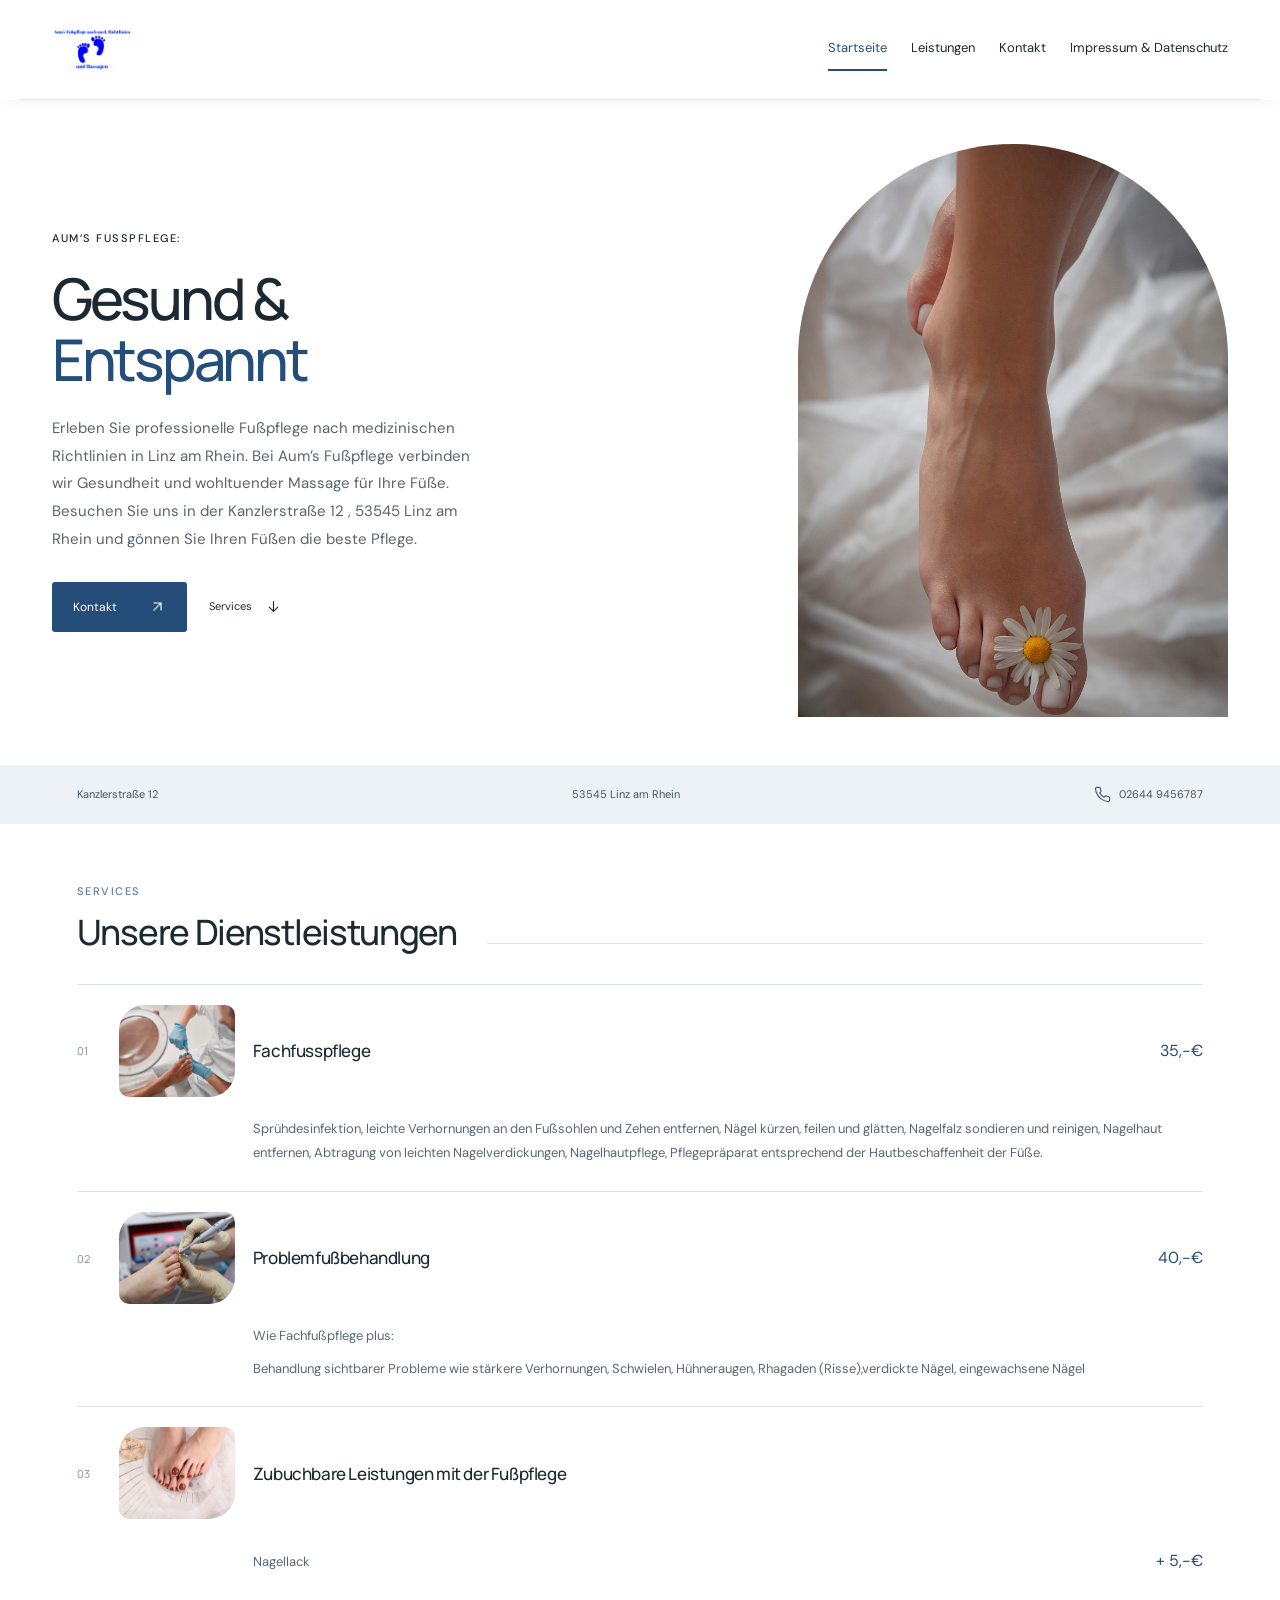
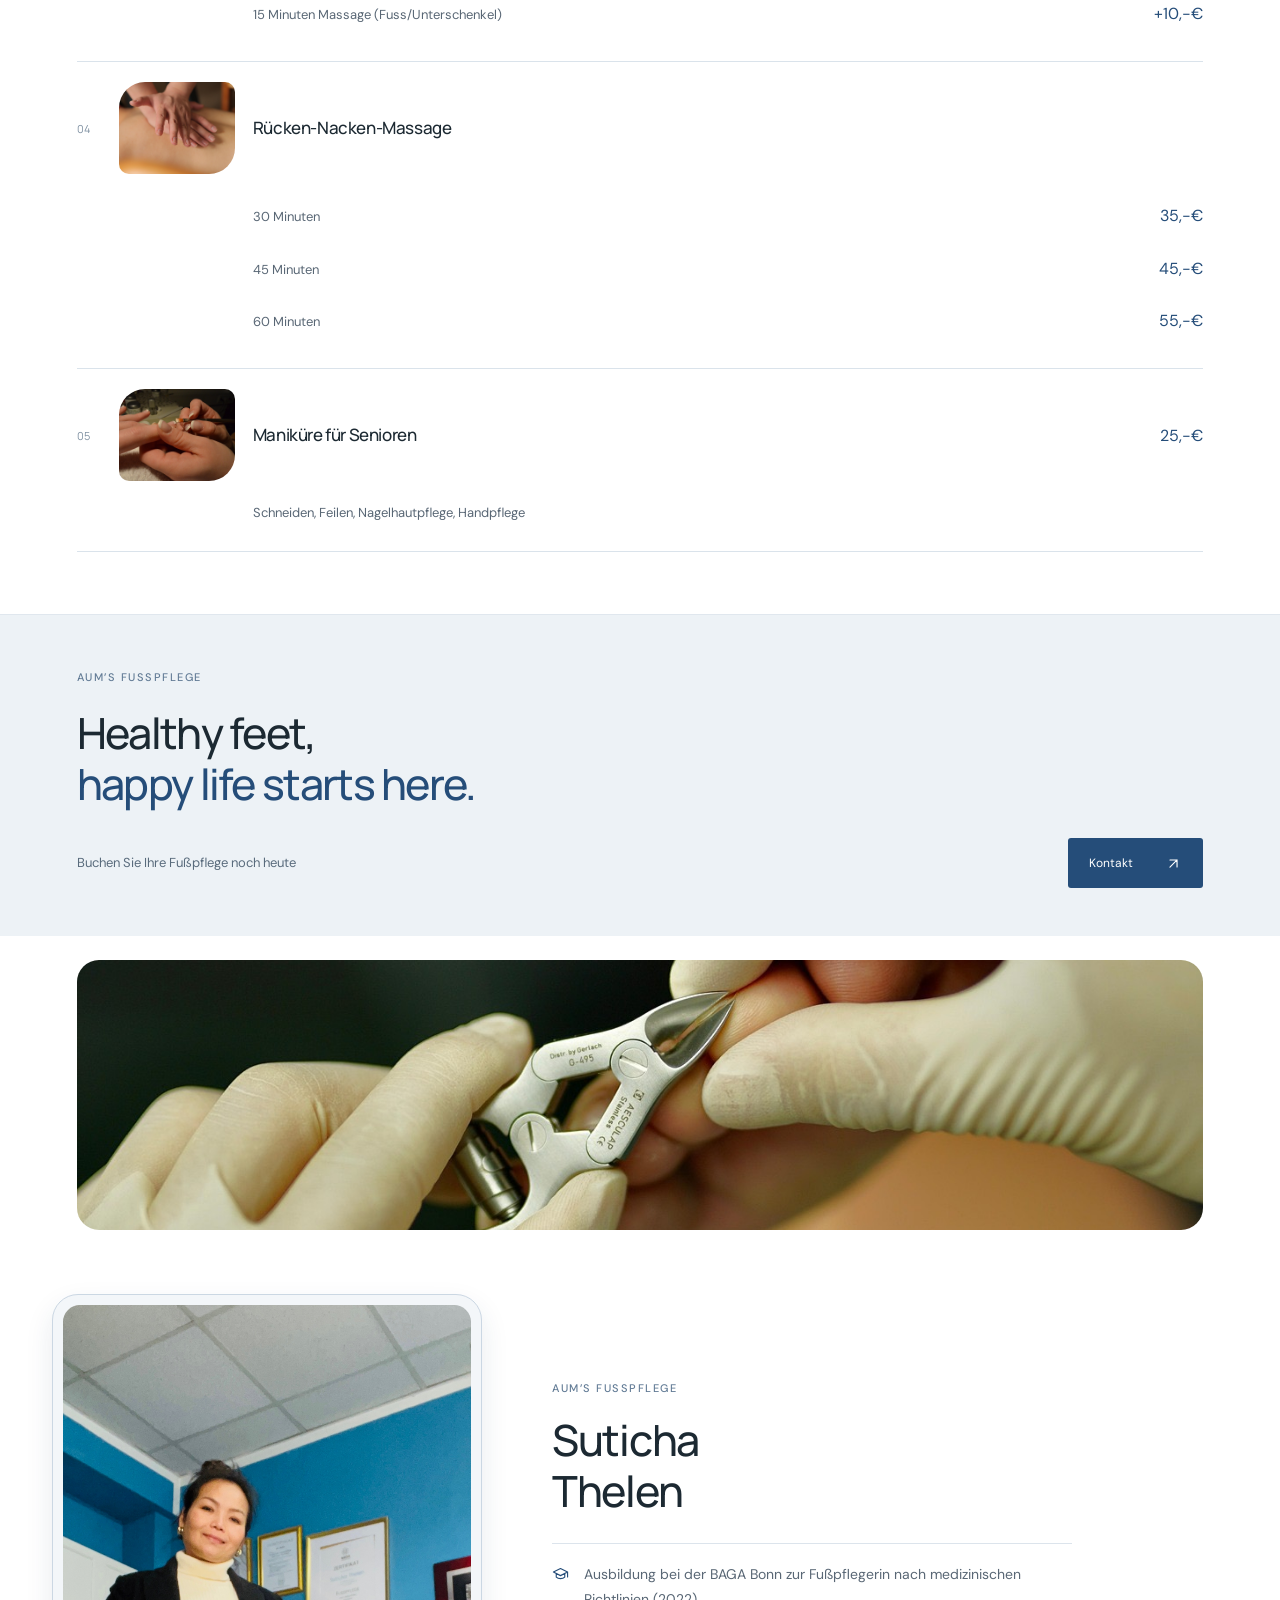
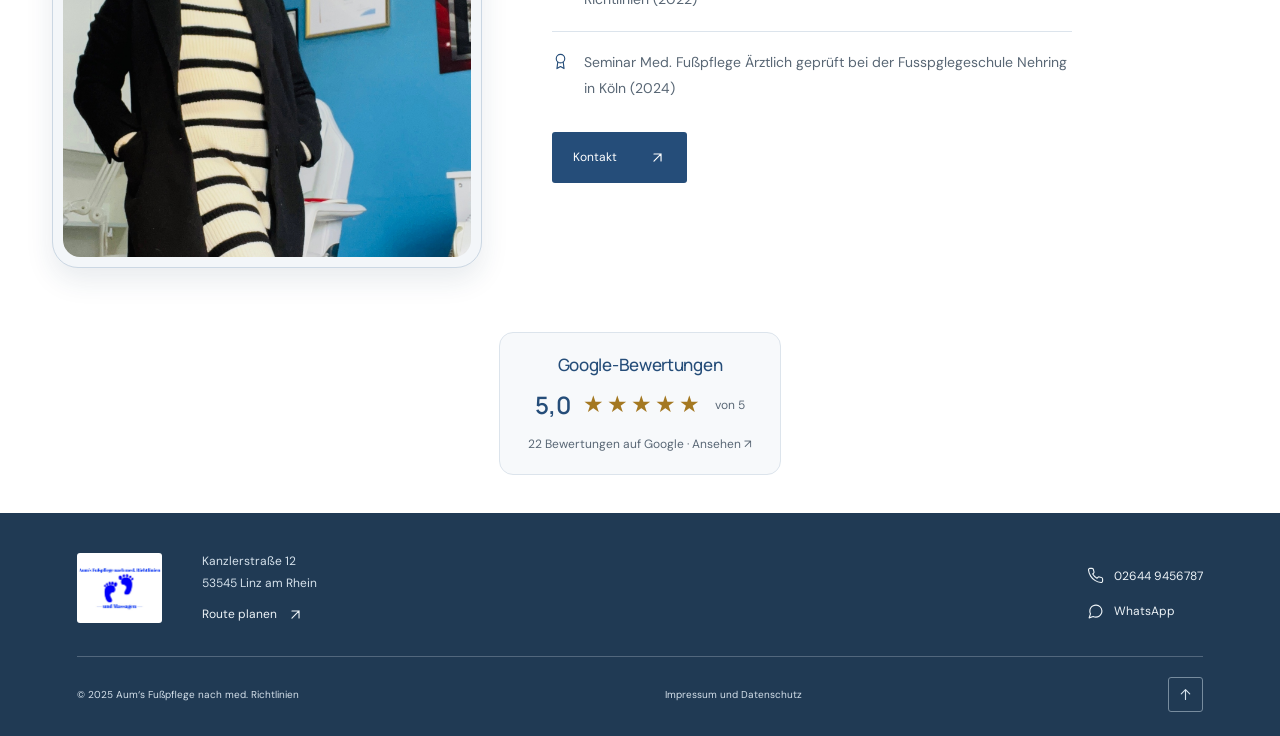
<file: index.html>
<!doctype html>
<html lang="de">
<head>
<meta charset="utf-8">
<meta name="viewport" content="width=device-width, initial-scale=1">
<title>Aum‘s Fußpflege nach med. Richtlinien und Massagen - Aum‘s Fußpflege nach med. Richtlinien </title>
<meta name="description" content="Erleben Sie professionelle Fußpflege nach medizinischen Richtlinien in Linz am Rhein. Bei Aum’s Fußpflege verbinden wir Gesundheit und wohltuender Massage für Ihre Füße. Besuchen Sie uns in der Kanzlerstraße 12 , 53545 Linz am Rhein und gönnen Sie Ihren Füßen die beste Pflege.">
<link rel="canonical" href="https://aumsfusspflege.de/">
<meta property="og:title" content="Aum‘s Fußpflege nach med. Richtlinien und Massagen - Aum‘s Fußpflege nach med. Richtlinien ">
<meta property="og:description" content="Erleben Sie professionelle Fußpflege nach medizinischen Richtlinien in Linz am Rhein. Bei Aum’s Fußpflege verbinden wir Gesundheit und wohltuender Massage für Ihre Füße. Besuchen Sie uns in der Kanzlerstraße 12 , 53545 Linz am Rhein und gönnen Sie Ihren Füßen die beste Pflege.">
<meta property="og:type" content="website">
<meta property="og:url" content="https://aumsfusspflege.de/">
<meta property="og:image" content="https://aumsfusspflege.de/images/1b9d1a15-6afd-4c18-9489-a57f056f66ef.jpeg">
<link rel="icon" href="images/4e678689-d719-4f2b-bc52-80277a99721d.jpeg" type="image/jpeg">
<link rel="stylesheet" href="assets/redesign.css?v=3965f1948963">
<script src="assets/redesign.js?v=547b63bf0fd3" defer></script>
</head>
<body>
<div id="aums-gesamt" class="aums-design aums-klar">
<div class="site-navigation"><header class="ui-header"><a class="ui-logo" href="index.html" aria-label="Aum’s Fußpflege – Startseite"><img src="images/4e678689-d719-4f2b-bc52-80277a99721d.jpeg" alt="Aum’s Fußpflege Logo" width="2732" height="1523" loading="eager" decoding="async"></a><nav class="site-desktop-nav" aria-label="Hauptnavigation"><a href="index.html" aria-current="page">Startseite</a><a href="index.html#ak-services">Leistungen</a><a href="kontakt.html">Kontakt</a><a href="impressum-und-datenschutz.html">Impressum &amp; Datenschutz</a></nav><button class="ui-menu" type="button" aria-expanded="false" aria-controls="site-mobile-menu" aria-label="Menü öffnen"><i data-lucide="menu" aria-hidden="true"></i></button></header><nav class="ui-mobile" id="site-mobile-menu" aria-label="Mobile Hauptnavigation" hidden><a href="index.html" aria-current="page">Startseite</a><a href="index.html#ak-services">Leistungen</a><a href="kontakt.html">Kontakt</a><a href="impressum-und-datenschutz.html">Impressum &amp; Datenschutz</a></nav></div>
<div class="ak-hero" id="ak-hero"><div class="ak-copy"><p class="ui-eyebrow">Aum’s Fußpflege:</p><h1>Gesund &amp;<br><span>Entspannt</span></h1><p class="ui-description">Erleben Sie professionelle Fußpflege nach medizinischen Richtlinien in Linz am Rhein. Bei Aum’s Fußpflege verbinden wir Gesundheit und wohltuender Massage für Ihre Füße. Besuchen Sie uns in der Kanzlerstraße 12 , 53545 Linz am Rhein und gönnen Sie Ihren Füßen die beste Pflege.</p><div class="ui-actions"><a class="ui-button" href="kontakt.html">Kontakt<i data-lucide="arrow-up-right" aria-hidden="true"></i></a><a class="ui-more" href="#ak-services">Services<i data-lucide="arrow-down" aria-hidden="true"></i></a></div></div><figure class="ak-photo"><img src="images/1b9d1a15-6afd-4c18-9489-a57f056f66ef.jpeg" alt="Fuß mit weißer Blume" width="853" height="1280" loading="eager" decoding="async" fetchpriority="high"></figure></div>
<div class="ak-bottom"><span>Kanzlerstraße 12</span><span>53545 Linz am Rhein</span><a href="tel:+4926449456787"><i data-lucide="phone" aria-hidden="true"></i>02644 9456787</a></div>
<section class="ag-services ag-pad" id="ak-services"><div class="ag-section-head"><div><p class="ui-eyebrow">Services</p><h2>Unsere Dienstleistungen</h2></div><span class="ag-line" aria-hidden="true"></span></div>
<article class="ag-service"><div class="ag-service-heading"><span class="ag-number">01</span><img src="images/780c9526-8048-45fb-a67a-e8b8de48cb59.jpeg" alt="Fachfusspflege" width="1552" height="1034" loading="lazy" decoding="async"><h3>Fachfusspflege</h3><span class="ag-price">35,-€</span></div><div class="ag-detail"><p>Sprühdesinfektion, leichte Verhornungen an den Fußsohlen und Zehen entfernen, Nägel kürzen, feilen und glätten, Nagelfalz sondieren und reinigen, Nagelhaut entfernen, Abtragung von leichten Nagelverdickungen, Nagelhautpflege, Pflegepräparat entsprechend der Hautbeschaffenheit der Füße.</p></div></article>
<article class="ag-service"><div class="ag-service-heading"><span class="ag-number">02</span><img src="images/f5f22c82-5ddf-42e0-ad1a-77fbdc5ea34a.jpeg" alt="Problemfußbehandlung" width="1280" height="853" loading="lazy" decoding="async"><h3>Problemfußbehandlung</h3><span class="ag-price">40,-€</span></div><div class="ag-detail"><p>Wie Fachfußpflege plus:</p><p>Behandlung sichtbarer Probleme wie stärkere Verhornungen, Schwielen, Hühneraugen, Rhagaden (Risse),verdickte Nägel, eingewachsene Nägel</p></div></article>
<article class="ag-service"><div class="ag-service-heading"><span class="ag-number">03</span><img src="images/535cb1ca-66ac-4dda-b81f-4300fdac4a7c.jpeg" alt="Zubuchbare Leistungen" width="1280" height="853" loading="lazy" decoding="async"><h3>Zubuchbare Leistungen mit der Fußpflege</h3><span class="ag-price"></span></div><div class="ag-detail"><p class="ag-rate"><span>Nagellack</span><span class="ag-price">+ 5,-€</span></p><p class="ag-rate"><span>15 Minuten Massage (Fuss/Unterschenkel)</span><span class="ag-price">+10,-€</span></p></div></article>
<article class="ag-service"><div class="ag-service-heading"><span class="ag-number">04</span><img src="images/d594c400-8a61-432e-8a90-f6f1cf5abe53.jpeg" alt="Rücken-Nacken-Massage" width="1280" height="853" loading="lazy" decoding="async"><h3>Rücken-Nacken-Massage</h3><span class="ag-price"></span></div><div class="ag-detail"><p class="ag-rate"><span>30 Minuten</span><span class="ag-price">35,-€</span></p><p class="ag-rate"><span>45 Minuten</span><span class="ag-price">45,-€</span></p><p class="ag-rate"><span>60 Minuten</span><span class="ag-price">55,-€</span></p></div></article>
<article class="ag-service"><div class="ag-service-heading"><span class="ag-number">05</span><img src="images/dbc5aed7-07df-4fd6-9e8e-37e6b4d4bd41.jpeg" alt="Maniküre für Senioren" width="1280" height="848" loading="lazy" decoding="async"><h3>Maniküre für Senioren</h3><span class="ag-price">25,-€</span></div><div class="ag-detail"><p>Schneiden, Feilen, Nagelhautpflege, Handpflege</p></div></article>
</section>
<section class="ag-quote ag-pad"><p class="ui-eyebrow">Aum’s Fußpflege</p><h2>Healthy feet,<br><span>happy life starts here.</span></h2><div class="ag-quote-bottom"><p>Buchen Sie Ihre Fußpflege noch heute</p><a class="ui-button" href="kontakt.html">Kontakt<i data-lucide="arrow-up-right" aria-hidden="true"></i></a></div></section>
<figure class="ag-banner"><img src="images/0c065cc9-b26c-4422-80cb-95820f9d5864.jpeg" alt="Fußpflegebehandlung" width="1280" height="960" loading="lazy" decoding="async"></figure>
<section class="ag-person ag-pad"><figure><img src="images/bcd26c04-4bb3-4544-b006-ce6a86e9a253.jpeg" alt="Suticha Thelen" width="2048" height="1842" loading="lazy" decoding="async"></figure><div class="ag-person-copy"><p class="ui-eyebrow">Aum’s Fußpflege</p><h2>Suticha<br>Thelen</h2><div class="ag-qualification"><i data-lucide="graduation-cap" aria-hidden="true"></i><p>Ausbildung bei der BAGA Bonn zur Fußpflegerin nach medizinischen Richtlinien (2022)</p></div><div class="ag-qualification"><i data-lucide="award" aria-hidden="true"></i><p>Seminar Med. Fußpflege Ärztlich geprüft bei der Fusspglegeschule Nehring in Köln (2024)</p></div><a class="ui-button" href="kontakt.html">Kontakt<i data-lucide="arrow-up-right" aria-hidden="true"></i></a></div></section>
<div class="ag-google-rating ag-pad"><a href="https://www.google.com/maps/place/Aum%E2%80%98s+Fu%C3%9Fpflege+nach+med.+Richtlinien+und+Massagen/@50.5676203,7.2812151,17z/data=!3m1!4b1!4m6!3m5!1s0x47bef1e96f71df51:0x85290f1aaa9d59ef!8m2!3d50.5676203!4d7.2812151!16s%2Fg%2F11gsz3yqjp" target="_blank" rel="noopener noreferrer" aria-label="Google-Bewertungen für Aum’s Fußpflege: 5,0 von 5 Sternen bei 22 Bewertungen. Stand 23. Oktober 2026."><span class="ag-google-label">Google-Bewertungen</span><span class="ag-google-score"><strong>5,0</strong><span class="ag-google-stars" aria-hidden="true">★★★★★</span><span class="ag-google-scale">von 5</span></span><span class="ag-google-count">22 Bewertungen auf Google · Ansehen ↗</span></a></div>
<footer class="ag-footer ag-pad"><div class="ag-footer-top"><img src="images/4e678689-d719-4f2b-bc52-80277a99721d.jpeg" alt="Aum’s Fußpflege Logo" width="2732" height="1523" loading="eager" decoding="async"><div><p>Kanzlerstraße 12<br>53545 Linz am Rhein</p><a href="https://www.google.com/maps/search/?api=1&amp;query=Kanzlerstra%C3%9Fe+12+53545+Linz+am+Rhein" target="_blank" rel="noopener noreferrer">Route planen<i data-lucide="arrow-up-right" aria-hidden="true"></i></a></div><div class="ag-footer-contact"><a href="tel:+4926449456787"><i data-lucide="phone" aria-hidden="true"></i>02644 9456787</a><a href="https://wa.me/4915789086237" target="_blank" rel="noopener noreferrer"><i data-lucide="message-circle" aria-hidden="true"></i>WhatsApp</a></div></div><div class="ag-footer-bottom"><span>© 2025 Aum‘s Fußpflege nach med. Richtlinien</span><a href="impressum-und-datenschutz.html" target="_blank" rel="noopener noreferrer">Impressum und Datenschutz</a><a href="#ak-hero" aria-label="Zurück nach oben"><i data-lucide="arrow-up" aria-hidden="true"></i></a></div></footer>
</div>
</body>
</html>
</file>
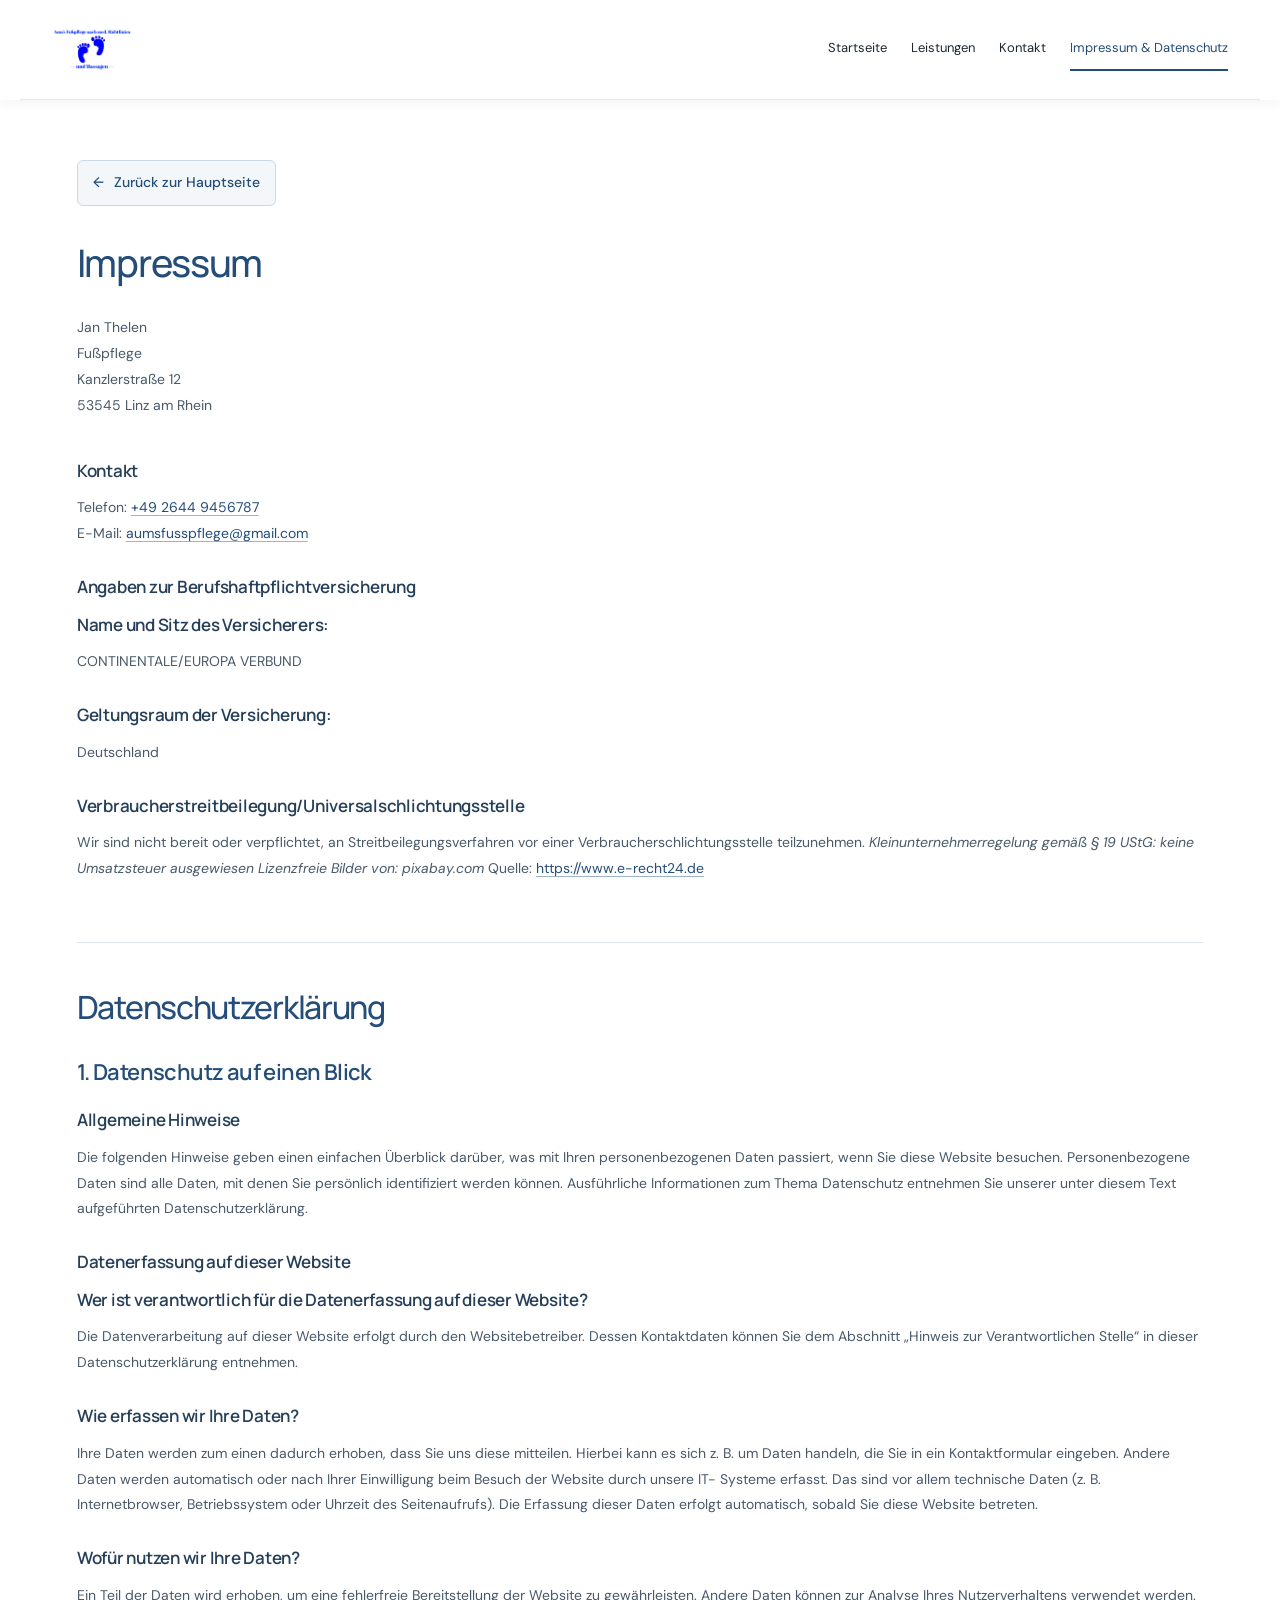
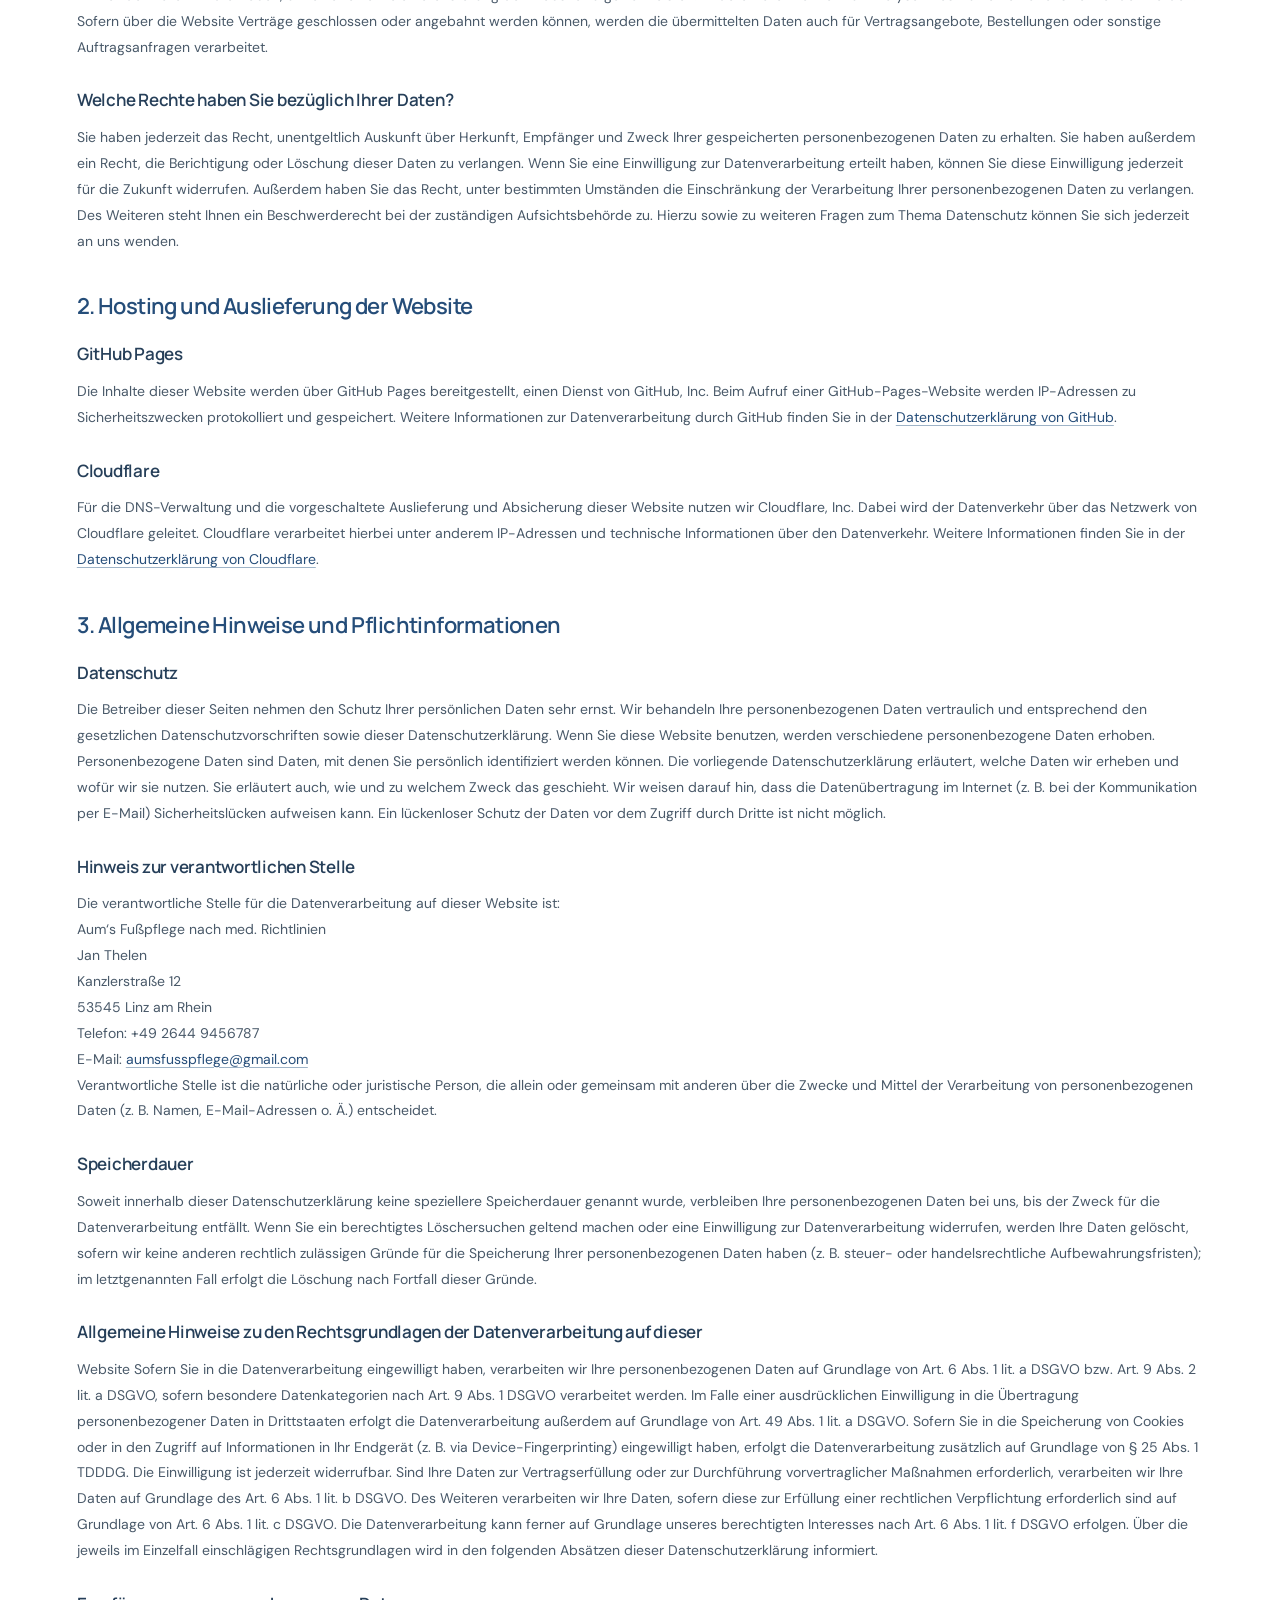
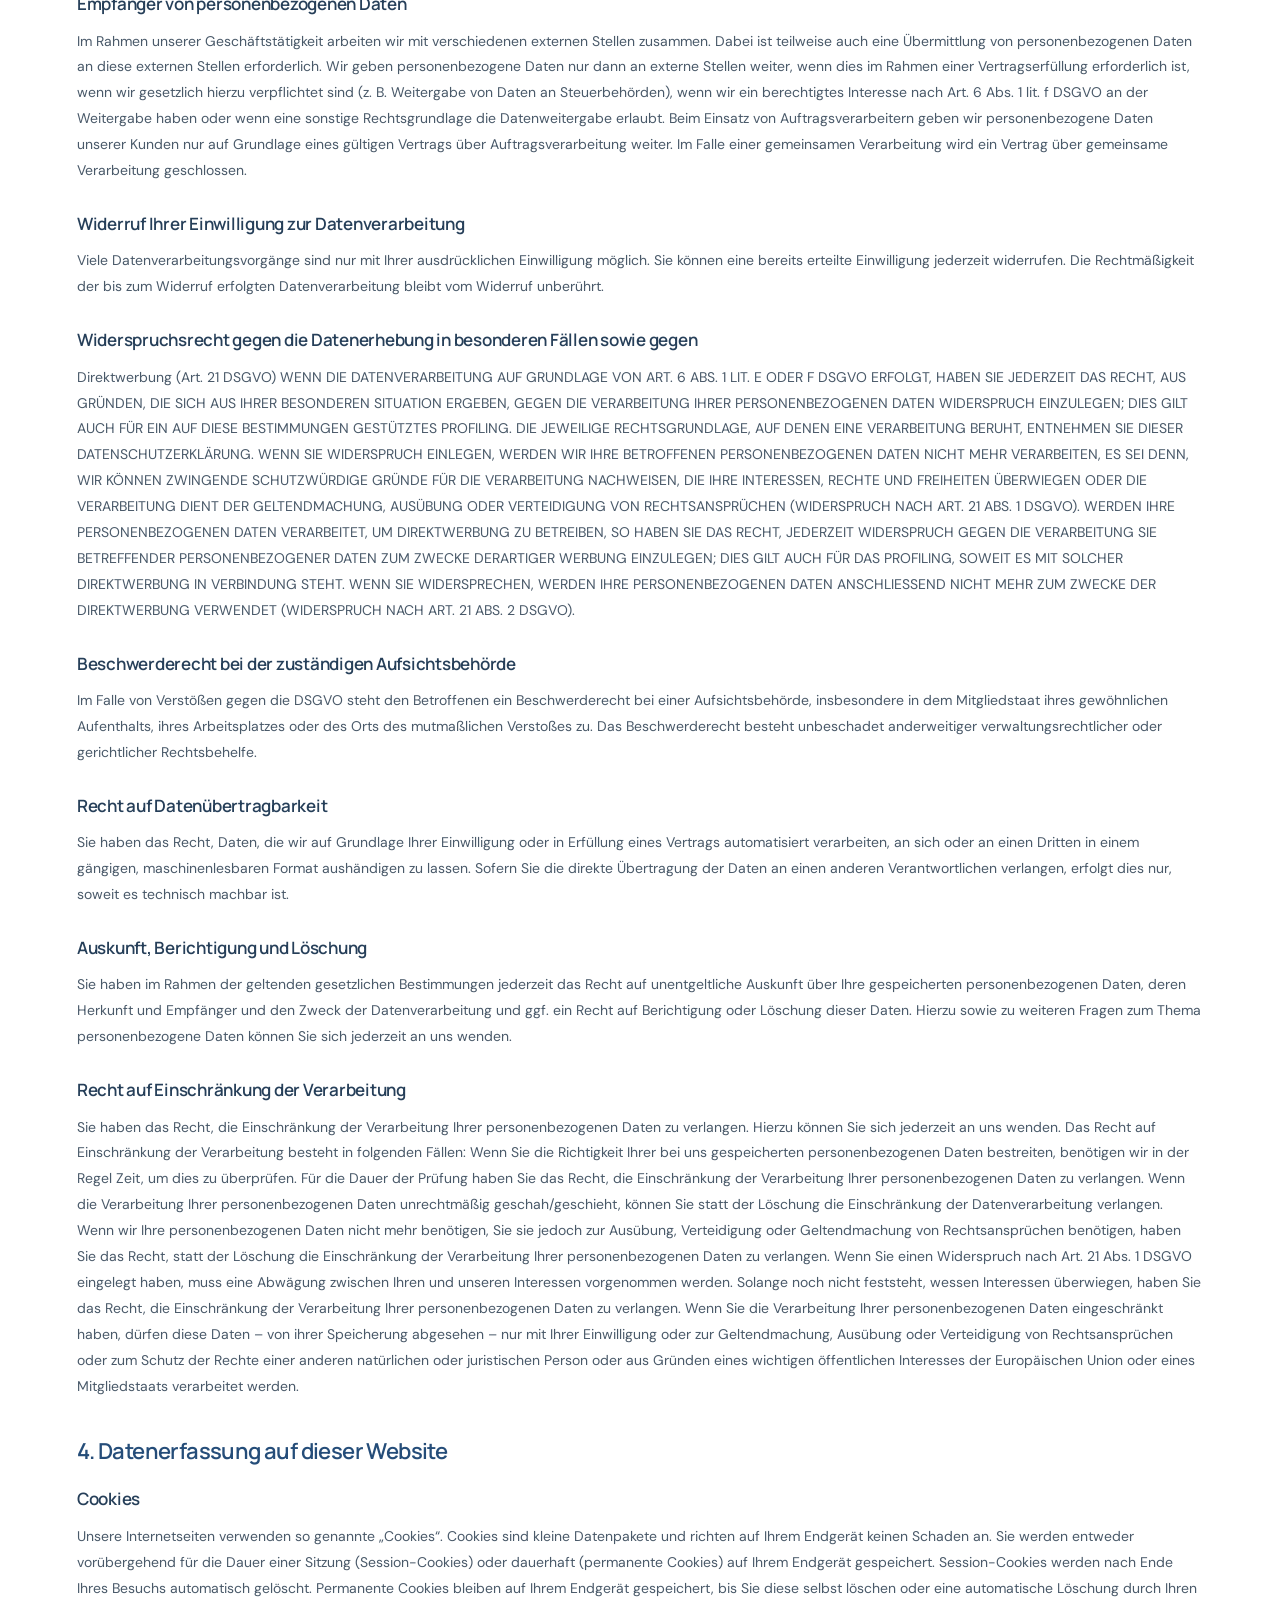
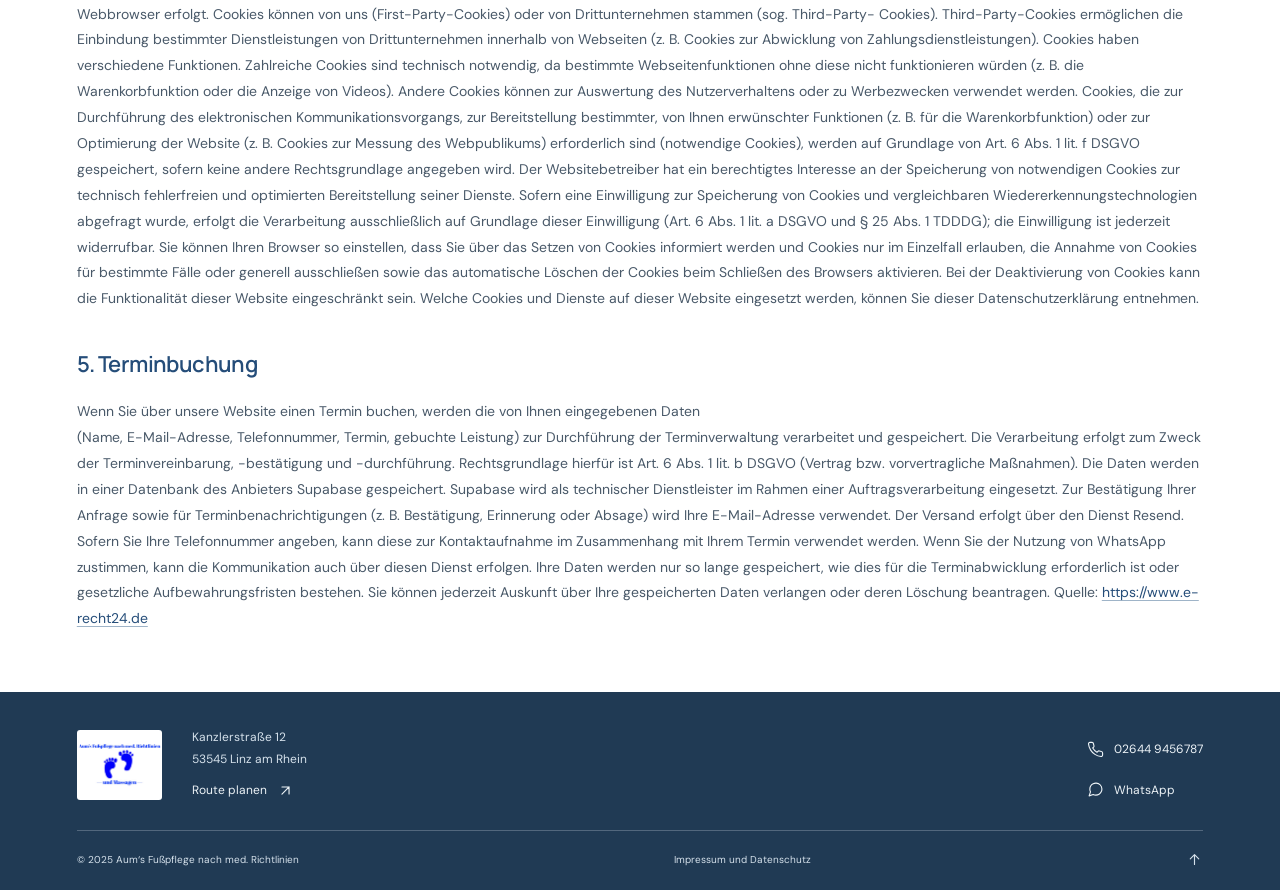
<file: impressum-und-datenschutz.html>
<!doctype html>
<html lang="de">
<head>
<meta charset="utf-8">
<meta name="viewport" content="width=device-width, initial-scale=1">
<title>Impressum und Datenschutz - Aum‘s Fußpflege nach med. Richtlinien </title>
<meta name="description" content="Erleben Sie professionelle Fußpflege nach medizinischen Richtlinien in Linz am Rhein. Bei Aum’s Fußpflege verbinden wir Gesundheit und wohltuender Massage für Ihre Füße. Besuchen Sie uns in der Kanzlerstraße 12 , 53545 Linz am Rhein und gönnen Sie Ihren Füßen die beste Pflege.">
<link rel="canonical" href="https://aumsfusspflege.de/impressum-und-datenschutz" data-next-head="">
<link rel="icon" type="image/jpeg" href="images/4e678689-d719-4f2b-bc52-80277a99721d.jpeg">
<link rel="stylesheet" href="assets/redesign.css?v=3965f1948963">
<link rel="stylesheet" href="assets/legal-typography.css?v=cd3bd37995ba">
<script src="assets/redesign.js?v=547b63bf0fd3" defer></script>
</head>
<body>
<div id="aums-legal" class="aums-design aums-klar">
<div class="site-navigation"><header class="ui-header"><a class="ui-logo" href="index.html" aria-label="Aum’s Fußpflege – Startseite"><img width="320" height="240" decoding="async" src="images/4e678689-d719-4f2b-bc52-80277a99721d.jpeg" alt="Aum’s Fußpflege Logo"></a><nav class="site-desktop-nav" aria-label="Hauptnavigation"><a href="index.html">Startseite</a><a href="index.html#ak-services">Leistungen</a><a href="kontakt.html">Kontakt</a><a href="impressum-und-datenschutz.html" aria-current="page">Impressum &amp; Datenschutz</a></nav><button class="ui-menu" type="button" aria-expanded="false" aria-controls="site-mobile-menu" aria-label="Menü öffnen"><i data-lucide="menu" aria-hidden="true"></i></button></header><nav class="ui-mobile" id="site-mobile-menu" aria-label="Mobile Hauptnavigation" hidden><a href="index.html">Startseite</a><a href="index.html#ak-services">Leistungen</a><a href="kontakt.html">Kontakt</a><a href="impressum-und-datenschutz.html" aria-current="page">Impressum &amp; Datenschutz</a></nav></div>

<main class="al-main">
<nav class="al-back-nav" aria-label="Zurück zur Hauptseite"><a href="index.html"><span aria-hidden="true">←</span> Zurück zur Hauptseite</a></nav>
<section aria-labelledby="al-impressum"><h1 id="al-impressum">Impressum</h1><div class="al-copy"><p class="al-address">Jan Thelen</p><p class="al-address">Fußpflege</p><p class="al-address">Kanzlerstraße 12</p><p class="al-address">53545 Linz am Rhein</p><p></p><p class="al-heading">Kontakt</p><p class="al-address">Telefon: <a target="_blank" href="tel:+49 2644 9456787">+49 2644 9456787</a></p><p class="al-address">E-Mail: <a target="_blank" href="mailto:aumsfusspflege@gmail.com">aumsfusspflege@gmail.com</a></p><p class="al-heading">Angaben zur Berufshaftpflichtversicherung</p><p class="al-heading">Name und Sitz des Versicherers:</p><p>CONTINENTALE/EUROPA VERBUND</p><p class="al-heading">Geltungsraum der Versicherung:</p><p>Deutschland</p><p class="al-heading">Verbraucherstreitbeilegung/Universalschlichtungsstelle</p><p>Wir sind nicht bereit oder verpflichtet, an Streitbeilegungsverfahren vor einer</p><p>Verbraucherschlichtungsstelle teilzunehmen.</p><p><em>Kleinunternehmerregelung gemäß § 19 UStG: keine Umsatzsteuer ausgewiesen</em></p><p><em>Lizenzfreie Bilder von: pixabay.com</em></p><p>Quelle:</p><p><a target="_blank" href="https://www.e-recht24.de">https://www.e-recht24.de</a></p></div></section>
<section aria-labelledby="al-datenschutz"><h2 id="al-datenschutz">Datenschutzerklärung</h2><div class="al-copy"><p class="al-heading al-major">1. Datenschutz auf einen Blick</p><p class="al-heading">Allgemeine Hinweise</p><p>Die folgenden Hinweise geben einen einfachen Überblick darüber, was mit Ihren personenbezogenen Daten</p><p>passiert, wenn Sie diese Website besuchen. Personenbezogene Daten sind alle Daten, mit denen Sie</p><p>persönlich identifiziert werden können. Ausführliche Informationen zum Thema Datenschutz entnehmen</p><p>Sie unserer unter diesem Text aufgeführten Datenschutzerklärung.</p><p class="al-heading">Datenerfassung auf dieser Website</p><p class="al-heading">Wer ist verantwortlich für die Datenerfassung auf dieser Website?</p><p>Die Datenverarbeitung auf dieser Website erfolgt durch den Websitebetreiber. Dessen Kontaktdaten</p><p>können Sie dem Abschnitt „Hinweis zur Verantwortlichen Stelle“ in dieser Datenschutzerklärung entnehmen.</p><p class="al-heading">Wie erfassen wir Ihre Daten?</p><p>Ihre Daten werden zum einen dadurch erhoben, dass Sie uns diese mitteilen. Hierbei kann es sich z. B. um</p><p>Daten handeln, die Sie in ein Kontaktformular eingeben.</p><p>Andere Daten werden automatisch oder nach Ihrer Einwilligung beim Besuch der Website durch unsere IT-</p><p>Systeme erfasst. Das sind vor allem technische Daten (z. B. Internetbrowser, Betriebssystem oder Uhrzeit</p><p>des Seitenaufrufs). Die Erfassung dieser Daten erfolgt automatisch, sobald Sie diese Website betreten.</p><p class="al-heading">Wofür nutzen wir Ihre Daten?</p><p>Ein Teil der Daten wird erhoben, um eine fehlerfreie Bereitstellung der Website zu gewährleisten. Andere</p><p>Daten können zur Analyse Ihres Nutzerverhaltens verwendet werden. Sofern über die Website Verträge</p><p>geschlossen oder angebahnt werden können, werden die übermittelten Daten auch für Vertragsangebote,</p><p>Bestellungen oder sonstige Auftragsanfragen verarbeitet.</p><p class="al-heading">Welche Rechte haben Sie bezüglich Ihrer Daten?</p><p>Sie haben jederzeit das Recht, unentgeltlich Auskunft über Herkunft, Empfänger und Zweck Ihrer</p><p>gespeicherten personenbezogenen Daten zu erhalten. Sie haben außerdem ein Recht, die Berichtigung oder</p><p>Löschung dieser Daten zu verlangen. Wenn Sie eine Einwilligung zur Datenverarbeitung erteilt haben,</p><p>können Sie diese Einwilligung jederzeit für die Zukunft widerrufen. Außerdem haben Sie das Recht, unter bestimmten Umständen die Einschränkung der Verarbeitung Ihrer personenbezogenen Daten zu verlangen.</p><p>Des Weiteren steht Ihnen ein Beschwerderecht bei der zuständigen Aufsichtsbehörde zu.</p><p>Hierzu sowie zu weiteren Fragen zum Thema Datenschutz können Sie sich jederzeit an uns wenden.</p><p class="al-heading al-major">2. Hosting und Auslieferung der Website</p><p class="al-heading">GitHub Pages</p><p>Die Inhalte dieser Website werden über GitHub Pages bereitgestellt, einen Dienst von GitHub, Inc. Beim Aufruf einer GitHub-Pages-Website werden IP-Adressen zu Sicherheitszwecken protokolliert und gespeichert.</p><p>Weitere Informationen zur Datenverarbeitung durch GitHub finden Sie in der <a target="_blank" rel="noopener noreferrer" href="https://docs.github.com/en/site-policy/privacy-policies/github-general-privacy-statement">Datenschutzerklärung von GitHub</a>.</p><p class="al-heading">Cloudflare</p><p>Für die DNS-Verwaltung und die vorgeschaltete Auslieferung und Absicherung dieser Website nutzen wir Cloudflare, Inc. Dabei wird der Datenverkehr über das Netzwerk von Cloudflare geleitet. Cloudflare verarbeitet hierbei unter anderem IP-Adressen und technische Informationen über den Datenverkehr.</p><p>Weitere Informationen finden Sie in der <a target="_blank" rel="noopener noreferrer" href="https://www.cloudflare.com/policies/privacy/">Datenschutzerklärung von Cloudflare</a>.</p><p class="al-heading al-major">3. Allgemeine Hinweise und Pflichtinformationen</p><p class="al-heading">Datenschutz</p><p>Die Betreiber dieser Seiten nehmen den Schutz Ihrer persönlichen Daten sehr ernst. Wir behandeln Ihre</p><p>personenbezogenen Daten vertraulich und entsprechend den gesetzlichen Datenschutzvorschriften sowie</p><p>dieser Datenschutzerklärung.</p><p>Wenn Sie diese Website benutzen, werden verschiedene personenbezogene Daten erhoben.</p><p>Personenbezogene Daten sind Daten, mit denen Sie persönlich identifiziert werden können. Die vorliegende</p><p>Datenschutzerklärung erläutert, welche Daten wir erheben und wofür wir sie nutzen. Sie erläutert auch, wie</p><p>und zu welchem Zweck das geschieht.</p><p>Wir weisen darauf hin, dass die Datenübertragung im Internet (z. B. bei der Kommunikation per E-Mail)</p><p>Sicherheitslücken aufweisen kann. Ein lückenloser Schutz der Daten vor dem Zugriff durch Dritte ist nicht</p><p>möglich.</p><p class="al-heading">Hinweis zur verantwortlichen Stelle</p><p>Die verantwortliche Stelle für die Datenverarbeitung auf dieser Website ist:</p><p class="al-address">Aum‘s Fußpflege nach med. Richtlinien</p><p class="al-address">Jan Thelen</p><p class="al-address">Kanzlerstraße 12</p><p class="al-address">53545 Linz am Rhein</p><p class="al-address">Telefon: +49 2644 9456787</p><p class="al-address">E-Mail: <a target="_blank" href="mailto:aumsfusspflege@gmail.com">aumsfusspflege@gmail.com</a></p><p>Verantwortliche Stelle ist die natürliche oder juristische Person, die allein oder gemeinsam mit anderen über</p><p>die Zwecke und Mittel der Verarbeitung von personenbezogenen Daten (z. B. Namen, E-Mail-Adressen o. Ä.)</p><p>entscheidet.</p><p class="al-heading">Speicherdauer</p><p>Soweit innerhalb dieser Datenschutzerklärung keine speziellere Speicherdauer genannt wurde, verbleiben</p><p>Ihre personenbezogenen Daten bei uns, bis der Zweck für die Datenverarbeitung entfällt. Wenn Sie ein</p><p>berechtigtes Löschersuchen geltend machen oder eine Einwilligung zur Datenverarbeitung widerrufen,</p><p>werden Ihre Daten gelöscht, sofern wir keine anderen rechtlich zulässigen Gründe für die Speicherung Ihrer</p><p>personenbezogenen Daten haben (z. B. steuer- oder handelsrechtliche Aufbewahrungsfristen); im</p><p>letztgenannten Fall erfolgt die Löschung nach Fortfall dieser Gründe.</p><p class="al-heading">Allgemeine Hinweise zu den Rechtsgrundlagen der Datenverarbeitung auf dieser</p><p>Website</p><p>Sofern Sie in die Datenverarbeitung eingewilligt haben, verarbeiten wir Ihre personenbezogenen Daten auf</p><p>Grundlage von Art. 6 Abs. 1 lit. a DSGVO bzw. Art. 9 Abs. 2 lit. a DSGVO, sofern besondere Datenkategorien</p><p>nach Art. 9 Abs. 1 DSGVO verarbeitet werden. Im Falle einer ausdrücklichen Einwilligung in die Übertragung</p><p>personenbezogener Daten in Drittstaaten erfolgt die Datenverarbeitung außerdem auf Grundlage von Art.</p><p>49 Abs. 1 lit. a DSGVO. Sofern Sie in die Speicherung von Cookies oder in den Zugriff auf Informationen in</p><p>Ihr Endgerät (z. B. via Device-Fingerprinting) eingewilligt haben, erfolgt die Datenverarbeitung zusätzlich</p><p>auf Grundlage von § 25 Abs. 1 TDDDG. Die Einwilligung ist jederzeit widerrufbar. Sind Ihre Daten zur</p><p>Vertragserfüllung oder zur Durchführung vorvertraglicher Maßnahmen erforderlich, verarbeiten wir Ihre</p><p>Daten auf Grundlage des Art. 6 Abs. 1 lit. b DSGVO. Des Weiteren verarbeiten wir Ihre Daten, sofern diese</p><p>zur Erfüllung einer rechtlichen Verpflichtung erforderlich sind auf Grundlage von Art. 6 Abs. 1 lit. c DSGVO.</p><p>Die Datenverarbeitung kann ferner auf Grundlage unseres berechtigten Interesses nach Art. 6 Abs. 1 lit. f</p><p>DSGVO erfolgen. Über die jeweils im Einzelfall einschlägigen Rechtsgrundlagen wird in den folgenden</p><p>Absätzen dieser Datenschutzerklärung informiert.</p><p class="al-heading">Empfänger von personenbezogenen Daten</p><p>Im Rahmen unserer Geschäftstätigkeit arbeiten wir mit verschiedenen externen Stellen zusammen. Dabei</p><p>ist teilweise auch eine Übermittlung von personenbezogenen Daten an diese externen Stellen erforderlich.</p><p>Wir geben personenbezogene Daten nur dann an externe Stellen weiter, wenn dies im Rahmen einer</p><p>Vertragserfüllung erforderlich ist, wenn wir gesetzlich hierzu verpflichtet sind (z. B. Weitergabe von Daten</p><p>an Steuerbehörden), wenn wir ein berechtigtes Interesse nach Art. 6 Abs. 1 lit. f DSGVO an der Weitergabe</p><p>haben oder wenn eine sonstige Rechtsgrundlage die Datenweitergabe erlaubt. Beim Einsatz von</p><p>Auftragsverarbeitern geben wir personenbezogene Daten unserer Kunden nur auf Grundlage eines gültigen</p><p>Vertrags über Auftragsverarbeitung weiter. Im Falle einer gemeinsamen Verarbeitung wird ein Vertrag über</p><p>gemeinsame Verarbeitung geschlossen.</p><p class="al-heading">Widerruf Ihrer Einwilligung zur Datenverarbeitung</p><p>Viele Datenverarbeitungsvorgänge sind nur mit Ihrer ausdrücklichen Einwilligung möglich. Sie können eine</p><p>bereits erteilte Einwilligung jederzeit widerrufen. Die Rechtmäßigkeit der bis zum Widerruf erfolgten</p><p>Datenverarbeitung bleibt vom Widerruf unberührt.</p><p class="al-heading">Widerspruchsrecht gegen die Datenerhebung in besonderen Fällen sowie gegen</p><p>Direktwerbung (Art. 21 DSGVO)</p><p>WENN DIE DATENVERARBEITUNG AUF GRUNDLAGE VON ART. 6 ABS. 1 LIT. E ODER F DSGVO</p><p>ERFOLGT, HABEN SIE JEDERZEIT DAS RECHT, AUS GRÜNDEN, DIE SICH AUS IHRER BESONDEREN</p><p>SITUATION ERGEBEN, GEGEN DIE VERARBEITUNG IHRER PERSONENBEZOGENEN DATEN</p><p>WIDERSPRUCH EINZULEGEN; DIES GILT AUCH FÜR EIN AUF DIESE BESTIMMUNGEN GESTÜTZTES</p><p>PROFILING. DIE JEWEILIGE RECHTSGRUNDLAGE, AUF DENEN EINE VERARBEITUNG BERUHT,</p><p>ENTNEHMEN SIE DIESER DATENSCHUTZERKLÄRUNG. WENN SIE WIDERSPRUCH EINLEGEN,</p><p>WERDEN WIR IHRE BETROFFENEN PERSONENBEZOGENEN DATEN NICHT MEHR VERARBEITEN, ES</p><p>SEI DENN, WIR KÖNNEN ZWINGENDE SCHUTZWÜRDIGE GRÜNDE FÜR DIE VERARBEITUNG</p><p>NACHWEISEN, DIE IHRE INTERESSEN, RECHTE UND FREIHEITEN ÜBERWIEGEN ODER DIE</p><p>VERARBEITUNG DIENT DER GELTENDMACHUNG, AUSÜBUNG ODER VERTEIDIGUNG VON</p><p>RECHTSANSPRÜCHEN (WIDERSPRUCH NACH ART. 21 ABS. 1 DSGVO).</p><p>WERDEN IHRE PERSONENBEZOGENEN DATEN VERARBEITET, UM DIREKTWERBUNG ZU BETREIBEN,</p><p>SO HABEN SIE DAS RECHT, JEDERZEIT WIDERSPRUCH GEGEN DIE VERARBEITUNG SIE</p><p>BETREFFENDER PERSONENBEZOGENER DATEN ZUM ZWECKE DERARTIGER WERBUNG</p><p>EINZULEGEN; DIES GILT AUCH FÜR DAS PROFILING, SOWEIT ES MIT SOLCHER DIREKTWERBUNG IN</p><p>VERBINDUNG STEHT. WENN SIE WIDERSPRECHEN, WERDEN IHRE PERSONENBEZOGENEN DATEN</p><p>ANSCHLIESSEND NICHT MEHR ZUM ZWECKE DER DIREKTWERBUNG VERWENDET (WIDERSPRUCH</p><p>NACH ART. 21 ABS. 2 DSGVO).</p><p class="al-heading">Beschwerderecht bei der zuständigen Aufsichtsbehörde</p><p>Im Falle von Verstößen gegen die DSGVO steht den Betroffenen ein Beschwerderecht bei einer</p><p>Aufsichtsbehörde, insbesondere in dem Mitgliedstaat ihres gewöhnlichen Aufenthalts, ihres Arbeitsplatzes</p><p>oder des Orts des mutmaßlichen Verstoßes zu. Das Beschwerderecht besteht unbeschadet anderweitiger</p><p>verwaltungsrechtlicher oder gerichtlicher Rechtsbehelfe.</p><p class="al-heading">Recht auf Datenübertragbarkeit</p><p>Sie haben das Recht, Daten, die wir auf Grundlage Ihrer Einwilligung oder in Erfüllung eines Vertrags</p><p>automatisiert verarbeiten, an sich oder an einen Dritten in einem gängigen, maschinenlesbaren Format</p><p>aushändigen zu lassen. Sofern Sie die direkte Übertragung der Daten an einen anderen Verantwortlichen</p><p>verlangen, erfolgt dies nur, soweit es technisch machbar ist.</p><p class="al-heading">Auskunft, Berichtigung und Löschung</p><p>Sie haben im Rahmen der geltenden gesetzlichen Bestimmungen jederzeit das Recht auf unentgeltliche</p><p>Auskunft über Ihre gespeicherten personenbezogenen Daten, deren Herkunft und Empfänger und den</p><p>Zweck der Datenverarbeitung und ggf. ein Recht auf Berichtigung oder Löschung dieser Daten. Hierzu sowie</p><p>zu weiteren Fragen zum Thema personenbezogene Daten können Sie sich jederzeit an uns wenden.</p><p class="al-heading">Recht auf Einschränkung der Verarbeitung</p><p>Sie haben das Recht, die Einschränkung der Verarbeitung Ihrer personenbezogenen Daten zu verlangen.</p><p>Hierzu können Sie sich jederzeit an uns wenden. Das Recht auf Einschränkung der Verarbeitung besteht in</p><p>folgenden Fällen:</p><p>Wenn Sie die Richtigkeit Ihrer bei uns gespeicherten personenbezogenen Daten bestreiten, benötigen wir</p><p>in der Regel Zeit, um dies zu überprüfen. Für die Dauer der Prüfung haben Sie das Recht, die</p><p>Einschränkung der Verarbeitung Ihrer personenbezogenen Daten zu verlangen.</p><p>Wenn die Verarbeitung Ihrer personenbezogenen Daten unrechtmäßig geschah/geschieht, können Sie statt der Löschung die Einschränkung der Datenverarbeitung verlangen.</p><p>Wenn wir Ihre personenbezogenen Daten nicht mehr benötigen, Sie sie jedoch zur Ausübung,</p><p>Verteidigung oder Geltendmachung von Rechtsansprüchen benötigen, haben Sie das Recht, statt der</p><p>Löschung die Einschränkung der Verarbeitung Ihrer personenbezogenen Daten zu verlangen.</p><p>Wenn Sie einen Widerspruch nach Art. 21 Abs. 1 DSGVO eingelegt haben, muss eine Abwägung zwischen</p><p>Ihren und unseren Interessen vorgenommen werden. Solange noch nicht feststeht, wessen Interessen</p><p>überwiegen, haben Sie das Recht, die Einschränkung der Verarbeitung Ihrer personenbezogenen Daten</p><p>zu verlangen.</p><p>Wenn Sie die Verarbeitung Ihrer personenbezogenen Daten eingeschränkt haben, dürfen diese Daten – von</p><p>ihrer Speicherung abgesehen – nur mit Ihrer Einwilligung oder zur Geltendmachung, Ausübung oder</p><p>Verteidigung von Rechtsansprüchen oder zum Schutz der Rechte einer anderen natürlichen oder</p><p>juristischen Person oder aus Gründen eines wichtigen öffentlichen Interesses der Europäischen Union oder</p><p>eines Mitgliedstaats verarbeitet werden.</p><p class="al-heading al-major">4. Datenerfassung auf dieser Website</p><p class="al-heading">Cookies</p><p>Unsere Internetseiten verwenden so genannte „Cookies“. Cookies sind kleine Datenpakete und richten auf</p><p>Ihrem Endgerät keinen Schaden an. Sie werden entweder vorübergehend für die Dauer einer Sitzung</p><p>(Session-Cookies) oder dauerhaft (permanente Cookies) auf Ihrem Endgerät gespeichert. Session-Cookies</p><p>werden nach Ende Ihres Besuchs automatisch gelöscht. Permanente Cookies bleiben auf Ihrem Endgerät</p><p>gespeichert, bis Sie diese selbst löschen oder eine automatische Löschung durch Ihren Webbrowser erfolgt.</p><p>Cookies können von uns (First-Party-Cookies) oder von Drittunternehmen stammen (sog. Third-Party-</p><p>Cookies). Third-Party-Cookies ermöglichen die Einbindung bestimmter Dienstleistungen von</p><p>Drittunternehmen innerhalb von Webseiten (z. B. Cookies zur Abwicklung von Zahlungsdienstleistungen).</p><p>Cookies haben verschiedene Funktionen. Zahlreiche Cookies sind technisch notwendig, da bestimmte</p><p>Webseitenfunktionen ohne diese nicht funktionieren würden (z. B. die Warenkorbfunktion oder die Anzeige</p><p>von Videos). Andere Cookies können zur Auswertung des Nutzerverhaltens oder zu Werbezwecken</p><p>verwendet werden.</p><p>Cookies, die zur Durchführung des elektronischen Kommunikationsvorgangs, zur Bereitstellung</p><p>bestimmter, von Ihnen erwünschter Funktionen (z. B. für die Warenkorbfunktion) oder zur Optimierung der</p><p>Website (z. B. Cookies zur Messung des Webpublikums) erforderlich sind (notwendige Cookies), werden auf</p><p>Grundlage von Art. 6 Abs. 1 lit. f DSGVO gespeichert, sofern keine andere Rechtsgrundlage angegeben wird.</p><p>Der Websitebetreiber hat ein berechtigtes Interesse an der Speicherung von notwendigen Cookies zur</p><p>technisch fehlerfreien und optimierten Bereitstellung seiner Dienste. Sofern eine Einwilligung zur</p><p>Speicherung von Cookies und vergleichbaren Wiedererkennungstechnologien abgefragt wurde, erfolgt die</p><p>Verarbeitung ausschließlich auf Grundlage dieser Einwilligung (Art. 6 Abs. 1 lit. a DSGVO und § 25 Abs. 1</p><p>TDDDG); die Einwilligung ist jederzeit widerrufbar.</p><p>Sie können Ihren Browser so einstellen, dass Sie über das Setzen von Cookies informiert werden und</p><p>Cookies nur im Einzelfall erlauben, die Annahme von Cookies für bestimmte Fälle oder generell ausschließen</p><p>sowie das automatische Löschen der Cookies beim Schließen des Browsers aktivieren. Bei der</p><p>Deaktivierung von Cookies kann die Funktionalität dieser Website eingeschränkt sein.</p><p>Welche Cookies und Dienste auf dieser Website eingesetzt werden, können Sie dieser</p><p>Datenschutzerklärung entnehmen.</p><p class="al-heading al-major">5. Terminbuchung</p><p>Wenn Sie über unsere Website einen Termin buchen, werden die von Ihnen eingegebenen Daten <br>(Name, E-Mail-Adresse, Telefonnummer, Termin, gebuchte Leistung) zur Durchführung der Terminverwaltung verarbeitet und gespeichert.</p><p>Die Verarbeitung erfolgt zum Zweck der Terminvereinbarung, -bestätigung und -durchführung.</p><p>Rechtsgrundlage hierfür ist Art. 6 Abs. 1 lit. b DSGVO (Vertrag bzw. vorvertragliche Maßnahmen).</p><p>Die Daten werden in einer Datenbank des Anbieters Supabase gespeichert. Supabase wird als technischer Dienstleister im Rahmen einer Auftragsverarbeitung eingesetzt.</p><p>Zur Bestätigung Ihrer Anfrage sowie für Terminbenachrichtigungen (z. B. Bestätigung, Erinnerung oder Absage) wird Ihre E-Mail-Adresse verwendet. Der Versand erfolgt über den Dienst Resend.</p><p>Sofern Sie Ihre Telefonnummer angeben, kann diese zur Kontaktaufnahme im Zusammenhang mit Ihrem Termin verwendet werden. Wenn Sie der Nutzung von WhatsApp zustimmen, kann die Kommunikation auch über diesen Dienst erfolgen.</p><p>Ihre Daten werden nur so lange gespeichert, wie dies für die Terminabwicklung erforderlich ist oder gesetzliche Aufbewahrungsfristen bestehen.</p><p>Sie können jederzeit Auskunft über Ihre gespeicherten Daten verlangen oder deren Löschung beantragen.</p><p>Quelle:</p><p><a target="_blank" href="https://www.e-recht24.de">https://www.e-recht24.de</a></p></div></section>
</main>
<footer class="ag-footer ag-pad"><div class="ag-footer-top"><img width="320" height="240" decoding="async" src="images/4e678689-d719-4f2b-bc52-80277a99721d.jpeg" alt="Aum’s Fußpflege Logo"><div><p>Kanzlerstraße 12<br>53545 Linz am Rhein</p><a href="https://www.google.com/maps/search/?api=1&amp;query=Kanzlerstra%C3%9Fe+12+53545+Linz+am+Rhein" target="_blank" rel="noopener noreferrer">Route planen<i data-lucide="arrow-up-right" aria-hidden="true"></i></a></div><div class="ag-footer-contact"><a href="tel:+4926449456787"><i data-lucide="phone" aria-hidden="true"></i>02644 9456787</a><a href="https://wa.me/4915789086237" target="_blank" rel="noopener noreferrer"><i data-lucide="message-circle" aria-hidden="true"></i>WhatsApp</a></div></div><div class="ag-footer-bottom"><span>© 2025 Aum‘s Fußpflege nach med. Richtlinien</span><a href="impressum-und-datenschutz.html" target="_blank" rel="noopener noreferrer">Impressum und Datenschutz</a><a href="#al-impressum" aria-label="Zurück nach oben"><i data-lucide="arrow-up" aria-hidden="true"></i></a></div></footer>
</div>
</body>
</html>
</file>
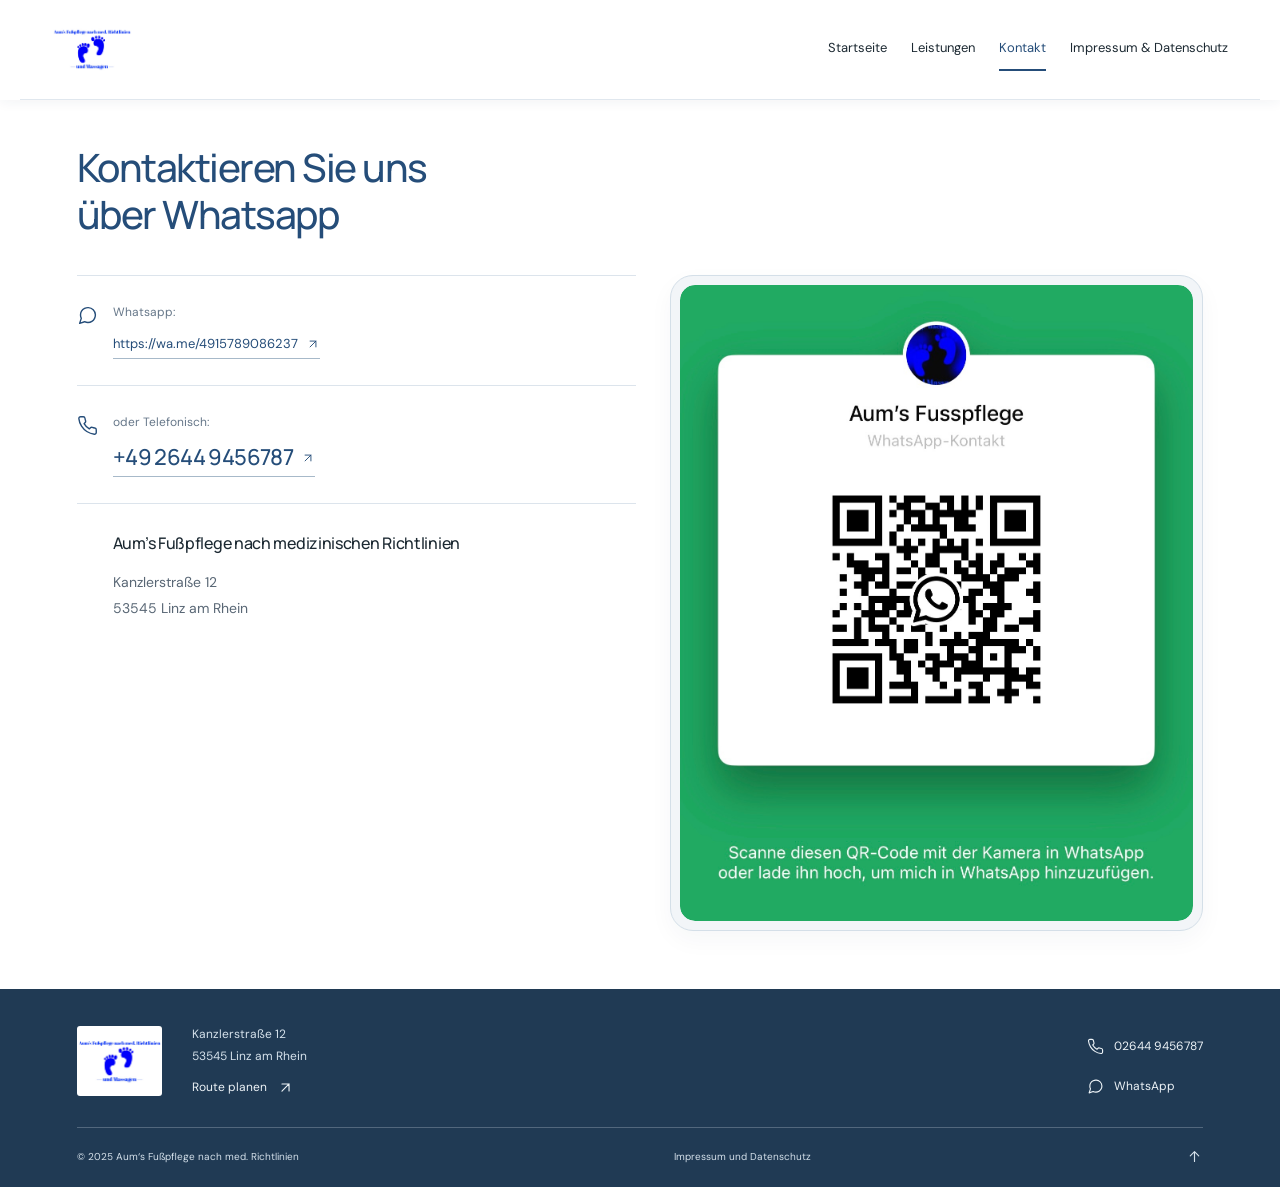
<file: kontakt.html>
<!doctype html>
<html lang="de">
<head>
<meta charset="utf-8">
<meta name="viewport" content="width=device-width, initial-scale=1">
<title>Kontakt - Aum‘s Fußpflege nach med. Richtlinien </title>
<meta name="description" content="Erleben Sie professionelle Fußpflege nach medizinischen Richtlinien in Linz am Rhein. Bei Aum’s Fußpflege verbinden wir Gesundheit und wohltuender Massage für Ihre Füße. Besuchen Sie uns in der Kanzlerstraße 12 , 53545 Linz am Rhein und gönnen Sie Ihren Füßen die beste Pflege.">
<link rel="canonical" href="https://aumsfusspflege.de/kontakt" data-next-head="">
<link rel="icon" type="image/jpeg" href="images/4e678689-d719-4f2b-bc52-80277a99721d.jpeg">
<link rel="stylesheet" href="assets/redesign.css?v=3965f1948963">
<link rel="stylesheet" href="assets/contact.css?v=5e4ee4754b9e">
<script src="assets/redesign.js?v=547b63bf0fd3" defer></script>
</head>
<body>
<div id="aums-contact" class="aums-design aums-klar" aria-label="Vorschau der Kontaktseite">
<div class="site-navigation"><header class="ui-header"><a class="ui-logo" href="index.html" aria-label="Aum’s Fußpflege – Startseite"><img src="images/4e678689-d719-4f2b-bc52-80277a99721d.jpeg" alt="Aum’s Fußpflege Logo"></a><nav class="site-desktop-nav" aria-label="Hauptnavigation"><a href="index.html">Startseite</a><a href="index.html#ak-services">Leistungen</a><a href="kontakt.html" aria-current="page">Kontakt</a><a href="impressum-und-datenschutz.html">Impressum &amp; Datenschutz</a></nav><button class="ui-menu" type="button" aria-expanded="false" aria-controls="site-mobile-menu" aria-label="Menü öffnen"><i data-lucide="menu" aria-hidden="true"></i></button></header><nav class="ui-mobile" id="site-mobile-menu" aria-label="Mobile Hauptnavigation" hidden><a href="index.html">Startseite</a><a href="index.html#ak-services">Leistungen</a><a href="kontakt.html" aria-current="page">Kontakt</a><a href="impressum-und-datenschutz.html">Impressum &amp; Datenschutz</a></nav></div>


<main class="ac-main"><div class="ac-title"><h1>Kontaktieren Sie uns<br>über Whatsapp</h1></div><div class="ac-layout"><div class="ac-contact"><div class="ac-channel"><i data-lucide="message-circle" aria-hidden="true"></i><div><p class="ac-label">Whatsapp:</p><a href="https://wa.me/4915789086237" target="_blank" rel="noopener noreferrer">https://wa.me/4915789086237<i data-lucide="arrow-up-right" aria-hidden="true"></i></a></div></div><div class="ac-channel"><i data-lucide="phone" aria-hidden="true"></i><div><p class="ac-label">oder Telefonisch:</p><a class="ac-phone" href="tel:+4926449456787">+49 2644 9456787<i data-lucide="arrow-up-right" aria-hidden="true"></i></a></div></div><div class="ac-address"><i data-lucide="map-pin" aria-hidden="true"></i><div><h2>Aum’s Fußpflege nach medizinischen Richtlinien</h2><p>Kanzlerstraße 12<br>53545 Linz am Rhein</p></div></div></div><figure class="ac-qr"><a href="https://wa.me/4915789086237" target="_blank" rel="noopener noreferrer" aria-label="WhatsApp-Kontakt öffnen"><img src="images/1d028efd-4108-4041-8a5c-2dbd5b5a6c29.jpeg" alt="Vorhandener WhatsApp-QR-Code von Aum’s Fußpflege"></a></figure></div></main>
<footer class="ag-footer ag-pad"><div class="ag-footer-top"><img src="images/4e678689-d719-4f2b-bc52-80277a99721d.jpeg" alt="Aum’s Fußpflege Logo"><div><p>Kanzlerstraße 12<br>53545 Linz am Rhein</p><a href="https://www.google.com/maps/search/?api=1&amp;query=Kanzlerstra%C3%9Fe+12+53545+Linz+am+Rhein" target="_blank" rel="noopener noreferrer">Route planen<i data-lucide="arrow-up-right" aria-hidden="true"></i></a></div><div class="ag-footer-contact"><a href="tel:+4926449456787"><i data-lucide="phone" aria-hidden="true"></i>02644 9456787</a><a href="https://wa.me/4915789086237" target="_blank" rel="noopener noreferrer"><i data-lucide="message-circle" aria-hidden="true"></i>WhatsApp</a></div></div><div class="ag-footer-bottom"><span>© 2025 Aum‘s Fußpflege nach med. Richtlinien</span><a href="impressum-und-datenschutz.html" target="_blank" rel="noopener noreferrer">Impressum und Datenschutz</a><a href="index.html" aria-label="Zurück nach oben"><i data-lucide="arrow-up" aria-hidden="true"></i></a></div></footer>
</div>
</body>
</html>
</file>
<file: assets/redesign.css>
@import url('https://fonts.googleapis.com/css2?family=Manrope:wght@400;500;600;700;800&family=DM+Sans:wght@400;500;600&display=swap');
html{scroll-behavior:smooth}body{margin:0}
.aums-design{color-scheme:light;min-height:830px;--direction-accent:#254d79;background:#fff;color:#1c2932;font:400 14px/1.7 'DM Sans',Arial,sans-serif}.aums-design *{box-sizing:border-box}.aums-design [hidden]{display:none!important}.aums-design img{display:block;width:100%;height:100%;object-fit:cover}.aums-design a{text-decoration:none;color:inherit}.aums-design h1,.aums-design h2,.aums-design p,.aums-design figure{margin:0}.aums-design svg{width:17px;height:17px;flex-shrink:0}.aums-design a:focus-visible,.aums-design button:focus-visible{outline:3px solid #b07b4a;outline-offset:5px}.aums-design .ui-header{padding:20px 6%;display:flex;align-items:center;justify-content:space-between;gap:22px;background:#fff;position:relative;z-index:2;min-height:100px}.aums-design .ui-logo{width:80px;height:59px;flex-shrink:0}.aums-design .ui-logo img{object-fit:contain}.aums-design nav{display:flex;align-items:center;gap:24px;font-size:11px}.aums-design .ui-contact{display:flex;align-items:center;gap:18px;border-bottom:1px solid;padding:8px 0;font-weight:500}.aums-design .ui-menu{display:none;border:1px solid #d8d9d2;background:transparent;padding:10px;color:inherit;border-radius:3px}.aums-design .ui-mobile{padding:18px 6%;border-bottom:1px solid #d8d9d2;flex-wrap:wrap;background:#fff}.aums-design .ui-eyebrow{font-size:11px;letter-spacing:1.5px;text-transform:uppercase;font-weight:500}.aums-design h1{font:500 64px/1.06 Manrope,Arial,sans-serif;letter-spacing:-3.3px}.aums-design .ui-description{font-size:13px;line-height:1.85}.aums-design .ui-actions{display:flex;align-items:center;gap:22px;flex-wrap:wrap;margin-top:28px}.aums-design .ui-button{display:inline-flex;justify-content:space-between;align-items:center;gap:32px;padding:15px 21px;background:var(--direction-accent);color:#fff;font-size:12px;border-radius:3px;transition:transform .18s,filter .18s}.aums-design .ui-button:hover{transform:translateY(-2px);filter:brightness(.9)}.aums-design .ui-more{font-size:11px;display:flex;gap:13px;align-items:center}.aums-design .ui-more:hover{text-decoration:underline}.aums-design .ui-next{display:grid;grid-template-columns:1fr auto;column-gap:20px;padding:32px 6%;align-items:center;min-height:130px}.aums-design .ui-next .ui-eyebrow{grid-column:1;margin-bottom:8px}.aums-design .ui-next h2{font:500 25px/1.2 Manrope,Arial,sans-serif;letter-spacing:-.8px}.aums-design .ui-next>svg{grid-column:2;grid-row:1/3;width:28px;height:28px}
.aums-klar .ui-header{border-bottom:1px solid #e3e8ed}.aums-klar .ak-hero{display:grid;grid-template-columns:1.1fr 1fr;min-height:540px}.aums-klar .ak-copy{padding:46px 26px 44px 11%;align-self:center}.aums-klar h1{font-size:57px;margin:20px -30px 25px 0;position:relative;z-index:1}.aums-klar h1 span{color:var(--direction-accent)}.aums-klar .ui-description{color:#59646d;max-width:365px}.aums-klar .ak-photo{position:relative;min-height:540px;background:#ebeeec;border-radius:50% 50% 0 0 / 32% 32% 0 0;overflow:hidden;margin:24px 7% 24px 0}.aums-klar .ak-photo>img{position:absolute;inset:0;object-position:49% 52%}.aums-klar .ak-image-corner{position:absolute;bottom:0;left:0;width:38px;height:38px;background:#fff}.aums-klar .ak-image-corner:after{content:'';position:absolute;bottom:0;left:0;width:16px;height:16px;background:var(--direction-accent)}.aums-klar .ak-bottom{display:flex;justify-content:space-between;align-items:center;gap:16px;padding:20px 6%;background:#edf2f6;color:#425467;font-size:11px}.aums-klar .ak-bottom a{display:flex;gap:8px;align-items:center}.aums-klar .ui-next{border-bottom:1px solid #e4e9ee}
.aums-persoenlich{--direction-accent:#82694e;background:#f4efe6;color:#433c32}.aums-persoenlich .ui-header{background:#f4efe6}.aums-persoenlich .ap-hero{position:relative;min-height:610px;padding:38px 0 48px 6%;display:flex;align-items:center}.aums-persoenlich .ap-photo{position:absolute;left:35%;right:0;top:0;bottom:0}.aums-persoenlich .ap-photo>img{object-position:53% 49%}.aums-persoenlich .ap-copy{position:relative;background:#fffcf5;padding:36px 34px;width:57%;box-shadow:0 20px 60px #40362412;border-radius:3px}.aums-persoenlich h1{font-size:51px;letter-spacing:-2px;margin:18px 0 22px}.aums-persoenlich h1 em{font-family:Georgia,serif;font-weight:400;color:var(--direction-accent);letter-spacing:-2px}.aums-persoenlich .ui-description{font-size:12px;color:#766b5d}.aums-persoenlich .ui-actions{gap:15px;margin-top:23px}.aums-persoenlich .ap-location{position:absolute;right:5%;bottom:28px;display:flex;gap:12px;align-items:center;padding:14px 18px;background:#f7f3e9;color:#5a5145;font-size:10px;border-radius:3px}.aums-persoenlich .ui-next{background:#f4efe6}
.aums-markant{--direction-accent:#d4e281;background:#1f3938;color:#f9f6ed}.aums-markant .ui-header{background:#1f3938;color:#f9f6ed;border-bottom:1px solid #52706a}.aums-markant .ui-logo{background:#fff;border-radius:3px;padding:3px}.aums-markant .ui-contact{color:#d4e281}.aums-markant .am-hero{padding:28px 6% 38px}.aums-markant .am-title{position:relative;z-index:1}.aums-markant .am-title .ui-eyebrow{color:#c8d2c5;margin-bottom:17px}.aums-markant h1{font-size:82px;line-height:.98;letter-spacing:-5px;font-weight:600}.aums-markant h1 span{color:var(--direction-accent)}.aums-markant .am-content{display:grid;grid-template-columns:1.1fr 1fr;gap:28px;margin-top:26px;align-items:start}.aums-markant .am-image{position:relative;height:285px;border-radius:3px;overflow:hidden}.aums-markant .am-image img{object-position:50% 63%}.aums-markant .am-image>span{position:absolute;bottom:16px;left:16px;font:italic 38px Georgia,serif;color:#fff;text-shadow:0 2px 14px #0006}.aums-markant .am-copy{padding-top:0}.aums-markant .ui-description{font-size:12px;line-height:1.8;color:#e0e5d9}.aums-markant .ui-button{color:#243d31;display:flex;margin-top:22px;font-weight:600}.aums-markant .am-phone{margin-top:16px;display:flex;align-items:center;gap:9px;font-size:11px;color:#e0e5d9}.aums-markant .ui-next{background:#f4f5e9;color:#273f36;min-height:130px}.aums-markant .ui-next>svg{background:#d4e281;border-radius:50%;width:42px;height:42px;padding:10px}
@media(min-width:900px){.aums-klar h1{font-size:70px}.aums-persoenlich h1{font-size:66px}.aums-markant h1{font-size:99px}.aums-design .ui-description{font-size:14px}.aums-markant .ui-description{font-size:13px}.aums-design{min-height:850px}}
@media(max-width:600px){.aums-design{min-height:1270px}.aums-design .ui-header{min-height:84px;padding-top:13px;padding-bottom:13px}.aums-design .ui-header>nav{display:none}.aums-design .ui-menu{display:flex}.aums-design h1{font-size:52px}.aums-design .ui-description{font-size:14px}.aums-design .ui-logo{height:55px;width:76px}.aums-design .ui-next h2{font-size:23px}.aums-design .ui-next{min-height:135px}.aums-klar .ak-hero{grid-template-columns:1fr}.aums-klar .ak-copy{padding:32px 6%}.aums-klar h1{margin-right:0;font-size:55px}.aums-klar .ak-photo{min-height:395px}.aums-klar .ak-bottom{flex-wrap:wrap}.aums-persoenlich .ap-hero{padding:0 0 30px;min-height:0;display:flex;flex-direction:column}.aums-persoenlich .ap-photo{position:relative;order:2;left:auto;right:auto;top:auto;bottom:auto;width:88%;height:385px;margin-top:-14px;align-self:end}.aums-persoenlich .ap-copy{order:1;align-self:start;margin:18px 0 0;width:94%;padding:28px 6%;z-index:1}.aums-persoenlich h1{font-size:51px}.aums-persoenlich .ui-description{font-size:14px}.aums-persoenlich .ap-location{z-index:2;right:5%;bottom:50px}.aums-markant .am-hero{padding-top:28px}.aums-markant h1{font-size:57px;letter-spacing:-3px}.aums-markant .am-content{grid-template-columns:1fr;gap:25px}.aums-markant .am-image{height:320px}.aums-markant .am-copy{padding-bottom:5px}.aums-markant .ui-description{font-size:14px}.aums-markant .ui-mobile{background:#263f3b;color:white}.aums-markant .ui-next{margin-top:6px}}
@media(prefers-reduced-motion:reduce){.aums-design *{transition:none!important}}


#aums-gesamt{min-height:0}#aums-gesamt .ag-pad{padding-left:6%;padding-right:6%}#aums-gesamt .ag-services{padding-top:58px;padding-bottom:62px}#aums-gesamt .ag-section-head{display:flex;gap:30px;align-items:end;margin-bottom:30px}#aums-gesamt .ag-section-head .ui-eyebrow{color:#637c96;margin-bottom:12px}#aums-gesamt h2{font:500 35px/1.18 Manrope,Arial,sans-serif;letter-spacing:-1.3px}#aums-gesamt h3{font:500 17px/1.4 Manrope,Arial,sans-serif;letter-spacing:-.4px;margin:0}#aums-gesamt .ag-line{height:1px;flex:1;background:#dce4ec;margin-bottom:10px}#aums-gesamt .ag-service{border-top:1px solid #dae3eb}#aums-gesamt .ag-service:last-child{border-bottom:1px solid #dae3eb}#aums-gesamt .ag-service-heading{display:grid;grid-template-columns:24px 116px 1fr auto;align-items:center;gap:18px;list-style:none;padding:20px 0}#aums-gesamt .ag-service-heading::-webkit-details-marker{display:none}#aums-gesamt .ag-service-heading>img{width:116px;height:92px;border-radius:26px 10px 26px 10px;object-position:center}#aums-gesamt .ag-number{font:11px Manrope,Arial,sans-serif;color:#8192a3}#aums-gesamt .ag-price{font-size:16px;white-space:nowrap;color:var(--direction-accent)}#aums-gesamt .ag-service-heading>svg{width:18px;height:18px;transition:transform .18s}#aums-gesamt details[open] summary>svg{transform:rotate(45deg)}#aums-gesamt details[open] summary h3{color:var(--direction-accent)}#aums-gesamt .ag-detail{padding:0 0 25px 176px;color:#596775;font-size:13px;line-height:1.9}#aums-gesamt .ag-detail p+p{margin-top:8px}#aums-gesamt .ag-service-contact{display:inline-flex;align-items:center;gap:18px;color:var(--direction-accent);font-size:12px;border-bottom:1px solid #a7b9c9;padding:0 0 3px;margin-top:15px}#aums-gesamt .ag-rate{display:flex;justify-content:space-between;align-items:baseline;gap:24px;padding:7px 0;max-width:none}#aums-gesamt .ag-quote{padding-top:53px;padding-bottom:48px;background:#edf2f6;border-top:1px solid #e0e7ee}#aums-gesamt .ag-quote .ui-eyebrow{color:#637c96;margin-bottom:20px}#aums-gesamt .ag-quote h2{font-size:43px;line-height:1.2;letter-spacing:-1.7px}#aums-gesamt .ag-quote h2 span{color:var(--direction-accent)}#aums-gesamt .ag-quote-bottom{display:flex;align-items:center;justify-content:space-between;gap:20px;margin-top:28px}#aums-gesamt .ag-quote-bottom p{font-size:13px;color:#596b7c}#aums-gesamt .ag-banner{height:270px;margin:24px 6% 0;border-radius:22px;overflow:hidden}#aums-gesamt .ag-banner img{object-position:center 47%}#aums-gesamt .ag-person{padding-top:66px;padding-bottom:66px;display:grid;grid-template-columns:1fr 1fr;gap:45px;align-items:center}#aums-gesamt .ag-person>figure{height:430px;padding:10px;background:#f3f6f9;border:1px solid #cbd7e3;border-radius:26px;box-shadow:0 12px 28px rgba(32,58,84,.10)}#aums-gesamt .ag-person>figure img{border-radius:17px;object-position:center 24%}#aums-gesamt .ag-person-copy .ui-eyebrow{color:#637c96;margin-bottom:17px}#aums-gesamt .ag-person h2{font-size:43px;margin-bottom:26px}#aums-gesamt .ag-qualification{border-top:1px solid #dce4ec;padding:18px 0;display:grid;grid-template-columns:20px 1fr;gap:12px;font-size:12px;line-height:1.85;color:#596775}#aums-gesamt .ag-qualification svg{margin-top:3px;color:var(--direction-accent)}#aums-gesamt .ag-person .ui-button{margin-top:12px}#aums-gesamt .ag-footer{background:#203a54;color:#edf3f7;padding-top:38px;padding-bottom:24px}#aums-gesamt .ag-footer-top{display:grid;grid-template-columns:90px 1fr auto;gap:35px;align-items:center;padding-bottom:30px}#aums-gesamt .ag-footer-top>img{width:85px;height:70px;object-fit:contain;background:white;border-radius:3px}#aums-gesamt .ag-footer p{font-size:12px;line-height:1.8;color:#d5e1eb}#aums-gesamt .ag-footer a{display:inline-flex;gap:10px;align-items:center;font-size:12px}#aums-gesamt .ag-footer-top>div>a{margin-top:10px}#aums-gesamt .ag-footer-contact{display:flex;flex-direction:column;gap:5px}#aums-gesamt .ag-footer-bottom{display:flex;align-items:center;justify-content:space-between;gap:20px;border-top:1px solid #52677d;padding-top:20px;font-size:10px;color:#d5e1eb}#aums-gesamt .ag-footer-bottom>a{font-size:10px}#aums-gesamt .ag-footer-bottom>a:last-child{border:1px solid #778c9e;padding:8px;border-radius:3px}#aums-gesamt .ag-footer a:hover{text-decoration:underline}
@media(max-width:600px){#aums-gesamt .ag-service-heading{grid-template-columns:65px 1fr auto;gap:12px;padding:18px 0}#aums-gesamt .ag-service-heading>img{width:65px;height:76px;border-radius:20px 7px 20px 7px}#aums-gesamt .ag-number{display:none}#aums-gesamt h3{font-size:14px}#aums-gesamt .ag-price{font-size:13px}#aums-gesamt .ag-detail{padding:0 0 22px 0;font-size:14px}#aums-gesamt .ag-section-head{gap:15px}#aums-gesamt h2{font-size:29px}#aums-gesamt .ag-services{padding-top:40px;padding-bottom:40px}#aums-gesamt .ag-quote h2{font-size:34px}#aums-gesamt .ag-quote-bottom{align-items:start;flex-direction:column}#aums-gesamt .ag-banner{height:210px}#aums-gesamt .ag-person{grid-template-columns:1fr;gap:28px;padding-top:40px;padding-bottom:40px}#aums-gesamt .ag-person>figure{height:400px}#aums-gesamt .ag-person h2{font-size:39px}#aums-gesamt .ag-qualification{font-size:14px}#aums-gesamt .ag-footer-top{grid-template-columns:75px 1fr;gap:24px}#aums-gesamt .ag-footer-contact{grid-column:1/-1;flex-direction:row;flex-wrap:wrap;gap:25px}#aums-gesamt .ag-footer-bottom{flex-wrap:wrap;gap:15px}#aums-gesamt .ag-footer-bottom span{width:100%}#aums-gesamt .ag-footer-bottom>a:last-child{margin-left:auto}}

@media(prefers-reduced-motion:reduce){html{scroll-behavior:auto}}

#aums-gesamt .ag-google-rating{padding-top:0;padding-bottom:38px;display:flex;justify-content:center}#aums-gesamt .ag-google-rating a{display:inline-flex;align-items:center;justify-content:center;min-height:44px;min-width:170px;color:#a47821;font-size:28px;letter-spacing:7px;border-radius:8px}#aums-gesamt .ag-google-rating a:hover{background:#f5f1e7}#aums-gesamt .ag-google-rating a:focus-visible{outline:3px solid #254d79;outline-offset:5px}

/* Shared navigation on all three pages. */
.aums-design .site-navigation{position:sticky;top:0;z-index:1000;background:#fff;box-shadow:0 2px 12px rgba(32,58,84,.06)}
.aums-design .site-navigation .ui-header{position:relative;background:#fff;border-bottom:1px solid #e0e7ee}
.aums-design .site-desktop-nav{display:flex;align-items:center;gap:24px}
.aums-design .site-desktop-nav a{font-size:13px;padding:9px 0;border-bottom:2px solid transparent;transition:color .15s,border-color .15s}
.aums-design .site-desktop-nav a:hover,.aums-design .site-desktop-nav a[aria-current="page"]{color:#254d79;border-bottom-color:#254d79}
.aums-design .site-navigation .ui-mobile{background:#fff;gap:0;padding:12px 6% 18px}
.aums-design .site-navigation .ui-mobile a{display:block;width:100%;font-size:15px;padding:11px 0}
.aums-design .site-navigation .ui-mobile a[aria-current="page"]{color:#254d79;font-weight:600}
.aums-design [id]{scroll-margin-top:120px}
@media(max-width:800px){.aums-design .site-navigation .site-desktop-nav{display:none}.aums-design .site-navigation .ui-menu{display:flex}.aums-design .site-navigation .ui-header{min-height:84px}}

#aums-gesamt .ag-google-rating a{flex-direction:column;gap:9px;min-width:250px;padding:20px 28px;color:#254d79;font-size:14px;letter-spacing:normal;text-align:center;border:1px solid #dce4ec;border-radius:14px;background:#f7f9fb}#aums-gesamt .ag-google-label{font:500 17px/1.4 Manrope,Arial,sans-serif;letter-spacing:-.3px}#aums-gesamt .ag-google-score{display:flex;align-items:center;justify-content:center;gap:12px}#aums-gesamt .ag-google-score strong{font:600 24px/1.2 Manrope,Arial,sans-serif}#aums-gesamt .ag-google-stars{color:#a47821;font-size:23px;letter-spacing:3px}#aums-gesamt .ag-google-scale{color:#596775;font-size:12px}#aums-gesamt .ag-google-count{color:#596775;font-size:12px}

/* Keep the desktop masthead balanced on large monitors. */
.aums-design .site-navigation .ui-header{max-width:1240px;margin-inline:auto;padding-inline:32px}
#aums-gesamt .ak-hero{max-width:1240px;margin-inline:auto;padding:44px 32px 48px;grid-template-columns:minmax(0,1.1fr) minmax(0,1fr);gap:64px;min-height:0;align-items:center}
#aums-gesamt .ak-copy{padding:0;max-width:530px;width:100%}
#aums-gesamt .ak-copy h1{margin:20px 0 25px;font-size:clamp(48px,4.5vw,72px)}
#aums-gesamt .ak-copy .ui-description{max-width:440px;font-size:15px;line-height:1.85}
#aums-gesamt .ak-photo{width:100%;max-width:430px;aspect-ratio:448 / 597;min-height:0;margin:0;justify-self:end;border-radius:50% 50% 0 0 / 37.52% 37.52% 0 0}
#aums-gesamt .ak-photo>img{width:100%;height:100%;object-fit:cover;object-position:50% 50%}
@media(min-width:601px) and (max-width:900px){#aums-gesamt .ak-hero{gap:30px;padding:34px 6% 40px}#aums-gesamt .ak-copy h1{font-size:49px}#aums-gesamt .ak-copy .ui-description{font-size:13px}}
@media(max-width:600px){.aums-design .site-navigation .ui-header{padding-inline:6%}#aums-gesamt .ak-hero{grid-template-columns:1fr;gap:30px;padding:32px 6% 38px}#aums-gesamt .ak-copy h1{font-size:55px}#aums-gesamt .ak-copy .ui-description{max-width:none;font-size:14px}#aums-gesamt .ak-photo{max-width:380px;justify-self:center}}

/* Preserve the portrait proportions on wide desktop screens. */
#aums-gesamt .ag-person{max-width:1240px;margin-inline:auto;padding:64px 32px;grid-template-columns:minmax(0,430px) minmax(0,1fr);gap:70px;align-items:center}
#aums-gesamt .ag-person>figure{width:100%;height:auto;aspect-ratio:3 / 4;min-width:0;justify-self:start}
#aums-gesamt .ag-person>figure img{width:100%;height:100%;object-fit:cover;object-position:50% 28%}
#aums-gesamt .ag-person-copy{max-width:520px;min-width:0}
#aums-gesamt .ag-qualification{font-size:14px;line-height:1.85}
@media(min-width:601px) and (max-width:900px){#aums-gesamt .ag-person{padding:48px 6%;grid-template-columns:minmax(0,1fr) minmax(0,1fr);gap:34px}#aums-gesamt .ag-qualification{font-size:13px}}
@media(max-width:600px){#aums-gesamt .ag-person{padding:40px 6%;grid-template-columns:1fr;gap:28px}#aums-gesamt .ag-person>figure{max-width:380px;height:auto;justify-self:center}#aums-gesamt .ag-person-copy{max-width:none}#aums-gesamt .ag-qualification{font-size:14px}}
</file>
<file: assets/legal-typography.css>
#aums-legal{min-height:0;background:#fff;color:#1c2932}#aums-legal .ui-header{border-bottom:1px solid #e0e7ee}#aums-legal .al-main{padding:48px 6% 60px}#aums-legal .al-main>section+section{margin-top:60px;padding-top:45px;border-top:1px solid #dce4ec}#aums-legal .al-main h1,#aums-legal .al-main h2{font:500 38px/1.2 Manrope,Arial,sans-serif;letter-spacing:-1.3px;margin:0 0 30px;color:#254d79}#aums-legal .al-main h2{font-size:32px;overflow-wrap:anywhere}#aums-legal .al-copy{font:400 14px/1.85 'DM Sans',Arial,sans-serif;color:#495969;overflow-wrap:anywhere}#aums-legal .al-copy p{display:inline;margin:0;white-space:normal}#aums-legal .al-copy p:after{content:' '}#aums-legal .al-copy p:empty{display:block;height:12px}#aums-legal .al-copy p.al-heading{display:block;font-family:Manrope,Arial,sans-serif;font-size:17px;font-weight:600;color:#263f59;line-height:1.5;margin:27px 0 12px;letter-spacing:-.25px}#aums-legal .al-copy p.al-major{font-size:22px;margin-top:36px;margin-bottom:18px;letter-spacing:-.6px;color:#254d79}#aums-legal .al-copy p.al-heading+ p.al-heading{margin-top:0}#aums-legal .al-copy p.al-address{display:block}#aums-legal .al-copy a{color:#254d79;text-decoration:underline;text-decoration-color:#9fb4c8;text-underline-offset:3px}#aums-legal .al-copy a:hover{text-decoration-color:currentColor}#aums-legal .al-copy p:first-child{margin-top:0}#aums-legal .ag-footer{padding:35px 6% 22px;background:#203a54;color:#edf3f7}#aums-legal .ag-footer-top{display:grid;grid-template-columns:85px 1fr auto;gap:30px;align-items:center;padding-bottom:28px}#aums-legal .ag-footer-top>img{width:85px;height:70px;object-fit:contain;background:#fff;border-radius:3px}#aums-legal .ag-footer p{font-size:12px;line-height:1.8;color:#d5e1eb}#aums-legal .ag-footer a{display:inline-flex;align-items:center;gap:10px;font-size:12px}#aums-legal .ag-footer-top>div>a{margin-top:10px}#aums-legal .ag-footer-contact{display:flex;flex-direction:column;gap:10px}#aums-legal .ag-footer-bottom{display:flex;gap:18px;align-items:center;justify-content:space-between;border-top:1px solid #52677d;padding-top:20px;font-size:10px;color:#d5e1eb}#aums-legal .ag-footer-bottom a{font-size:10px}@media(max-width:600px){#aums-legal .al-main{padding-top:32px}#aums-legal .al-main h1{font-size:32px}#aums-legal .al-main h2{font-size:27px}#aums-legal .al-copy{font-size:15px}#aums-legal .al-copy p.al-major{font-size:20px}#aums-legal .ag-footer-top{grid-template-columns:75px 1fr;gap:22px}#aums-legal .ag-footer-contact{grid-column:1/-1;flex-direction:row;flex-wrap:wrap}#aums-legal .ag-footer-bottom{flex-wrap:wrap}#aums-legal .ag-footer-bottom>span{width:100%}}


#aums-legal .al-back-nav{position:sticky;top:0;z-index:10;display:flex;padding:12px 0 16px;margin-bottom:18px;background:#fff}#aums-legal .al-back-nav a{display:inline-flex;align-items:center;gap:10px;padding:10px 15px;border:1px solid #cbd9e5;border-radius:6px;background:#f3f7fa;color:#254d79;font-size:14px;font-weight:500;text-decoration:none}#aums-legal .al-back-nav a:hover{background:#e7eff6}#aums-legal .al-main h1,#aums-legal .al-main h2{scroll-margin-top:90px}

#aums-legal .al-back-nav{position:static}#aums-legal .al-main h1,#aums-legal .al-main h2{scroll-margin-top:125px}
</file>
<file: assets/contact.css>
#aums-contact{min-height:0;background:#fff;color:#1c2932}#aums-contact .ui-header{border-bottom:1px solid #e0e7ee}#aums-contact .al-main{padding:48px 6% 60px}#aums-contact .al-main>section+section{margin-top:60px;padding-top:45px;border-top:1px solid #dce4ec}#aums-contact .al-main h1,#aums-contact .al-main h2{font:500 38px/1.2 Manrope,Arial,sans-serif;letter-spacing:-1.3px;margin:0 0 30px;color:#254d79}#aums-contact .al-main h2{font-size:32px;overflow-wrap:anywhere}#aums-contact .al-copy{font:400 14px/1.85 'DM Sans',Arial,sans-serif;color:#495969;overflow-wrap:anywhere}#aums-contact .al-copy p{display:inline;margin:0;white-space:normal}#aums-contact .al-copy p:after{content:' '}#aums-contact .al-copy p:empty{display:block;height:12px}#aums-contact .al-copy p.al-heading{display:block;font-family:Manrope,Arial,sans-serif;font-size:17px;font-weight:600;color:#263f59;line-height:1.5;margin:27px 0 12px;letter-spacing:-.25px}#aums-contact .al-copy p.al-major{font-size:22px;margin-top:36px;margin-bottom:18px;letter-spacing:-.6px;color:#254d79}#aums-contact .al-copy p.al-heading+ p.al-heading{margin-top:0}#aums-contact .al-copy p.al-address{display:block}#aums-contact .al-copy a{color:#254d79;text-decoration:underline;text-decoration-color:#9fb4c8;text-underline-offset:3px}#aums-contact .al-copy a:hover{text-decoration-color:currentColor}#aums-contact .al-copy p:first-child{margin-top:0}#aums-contact .ag-footer{padding:35px 6% 22px;background:#203a54;color:#edf3f7}#aums-contact .ag-footer-top{display:grid;grid-template-columns:85px 1fr auto;gap:30px;align-items:center;padding-bottom:28px}#aums-contact .ag-footer-top>img{width:85px;height:70px;object-fit:contain;background:#fff;border-radius:3px}#aums-contact .ag-footer p{font-size:12px;line-height:1.8;color:#d5e1eb}#aums-contact .ag-footer a{display:inline-flex;align-items:center;gap:10px;font-size:12px}#aums-contact .ag-footer-top>div>a{margin-top:10px}#aums-contact .ag-footer-contact{display:flex;flex-direction:column;gap:10px}#aums-contact .ag-footer-bottom{display:flex;gap:18px;align-items:center;justify-content:space-between;border-top:1px solid #52677d;padding-top:20px;font-size:10px;color:#d5e1eb}#aums-contact .ag-footer-bottom a{font-size:10px}@media(max-width:600px){#aums-contact .al-main{padding-top:32px}#aums-contact .al-main h1{font-size:32px}#aums-contact .al-main h2{font-size:27px}#aums-contact .al-copy{font-size:15px}#aums-contact .al-copy p.al-major{font-size:20px}#aums-contact .ag-footer-top{grid-template-columns:75px 1fr;gap:22px}#aums-contact .ag-footer-contact{grid-column:1/-1;flex-direction:row;flex-wrap:wrap}#aums-contact .ag-footer-bottom{flex-wrap:wrap}#aums-contact .ag-footer-bottom>span{width:100%}}


#aums-contact{min-height:0;background:#fff;color:#1c2932}#aums-contact .ui-header{border-bottom:1px solid #e0e7ee}#aums-contact .ac-main{padding:44px 6% 58px}#aums-contact .ac-title h1{font:500 39px/1.2 Manrope,Arial,sans-serif;letter-spacing:-1.5px;color:#254d79;margin:0 0 37px}#aums-contact .ac-layout{display:grid;grid-template-columns:1.05fr 1fr;gap:34px;align-items:start}#aums-contact .ac-channel{display:grid;grid-template-columns:23px 1fr;gap:13px;border-top:1px solid #dce4ec;padding:26px 0}#aums-contact .ac-channel>svg{color:#254d79;width:21px;height:21px;margin-top:3px}#aums-contact .ac-channel>div{min-width:0}#aums-contact .ac-label{font-size:12px;color:#667789;margin-bottom:10px}#aums-contact .ac-channel a{display:inline-flex;align-items:center;gap:8px;font-size:13px;color:#254d79;overflow-wrap:anywhere;border-bottom:1px solid #a7b9c9;padding-bottom:3px}#aums-contact .ac-channel .ac-phone{font:500 22px/1.4 Manrope,Arial,sans-serif;letter-spacing:-.6px}#aums-contact .ac-channel a svg{width:14px;height:14px;flex-shrink:0}#aums-contact .ac-channel a:hover{color:#1a354e;border-color:currentColor}#aums-contact .ac-address{display:grid;grid-template-columns:23px 1fr;gap:13px;padding-top:27px;border-top:1px solid #dce4ec}#aums-contact .ac-address>svg{color:#254d79;width:21px;height:21px;margin-top:2px}#aums-contact .ac-address h2{font:500 16px/1.5 Manrope,Arial,sans-serif;letter-spacing:-.3px;margin:0 0 15px}#aums-contact .ac-address p{font-size:14px;line-height:1.85;color:#596775}#aums-contact .ac-qr{margin:0;padding:9px;background:#f2f5f8;border:1px solid #d4dfe8;border-radius:23px;box-shadow:0 9px 24px #203a540a}#aums-contact .ac-qr img{width:100%;height:auto;object-fit:contain;border-radius:15px}#aums-contact .ac-qr a{display:block;border-radius:15px;overflow:hidden}@media(max-width:600px){#aums-contact .ac-main{padding-top:30px;padding-bottom:38px}#aums-contact .ac-title h1{font-size:32px;letter-spacing:-1px;margin-bottom:30px}#aums-contact .ac-layout{grid-template-columns:1fr;gap:32px}#aums-contact .ac-qr{max-width:360px;width:100%;justify-self:center}#aums-contact .ac-channel a{font-size:14px}#aums-contact .ac-channel .ac-phone{font-size:23px}}
</file>
